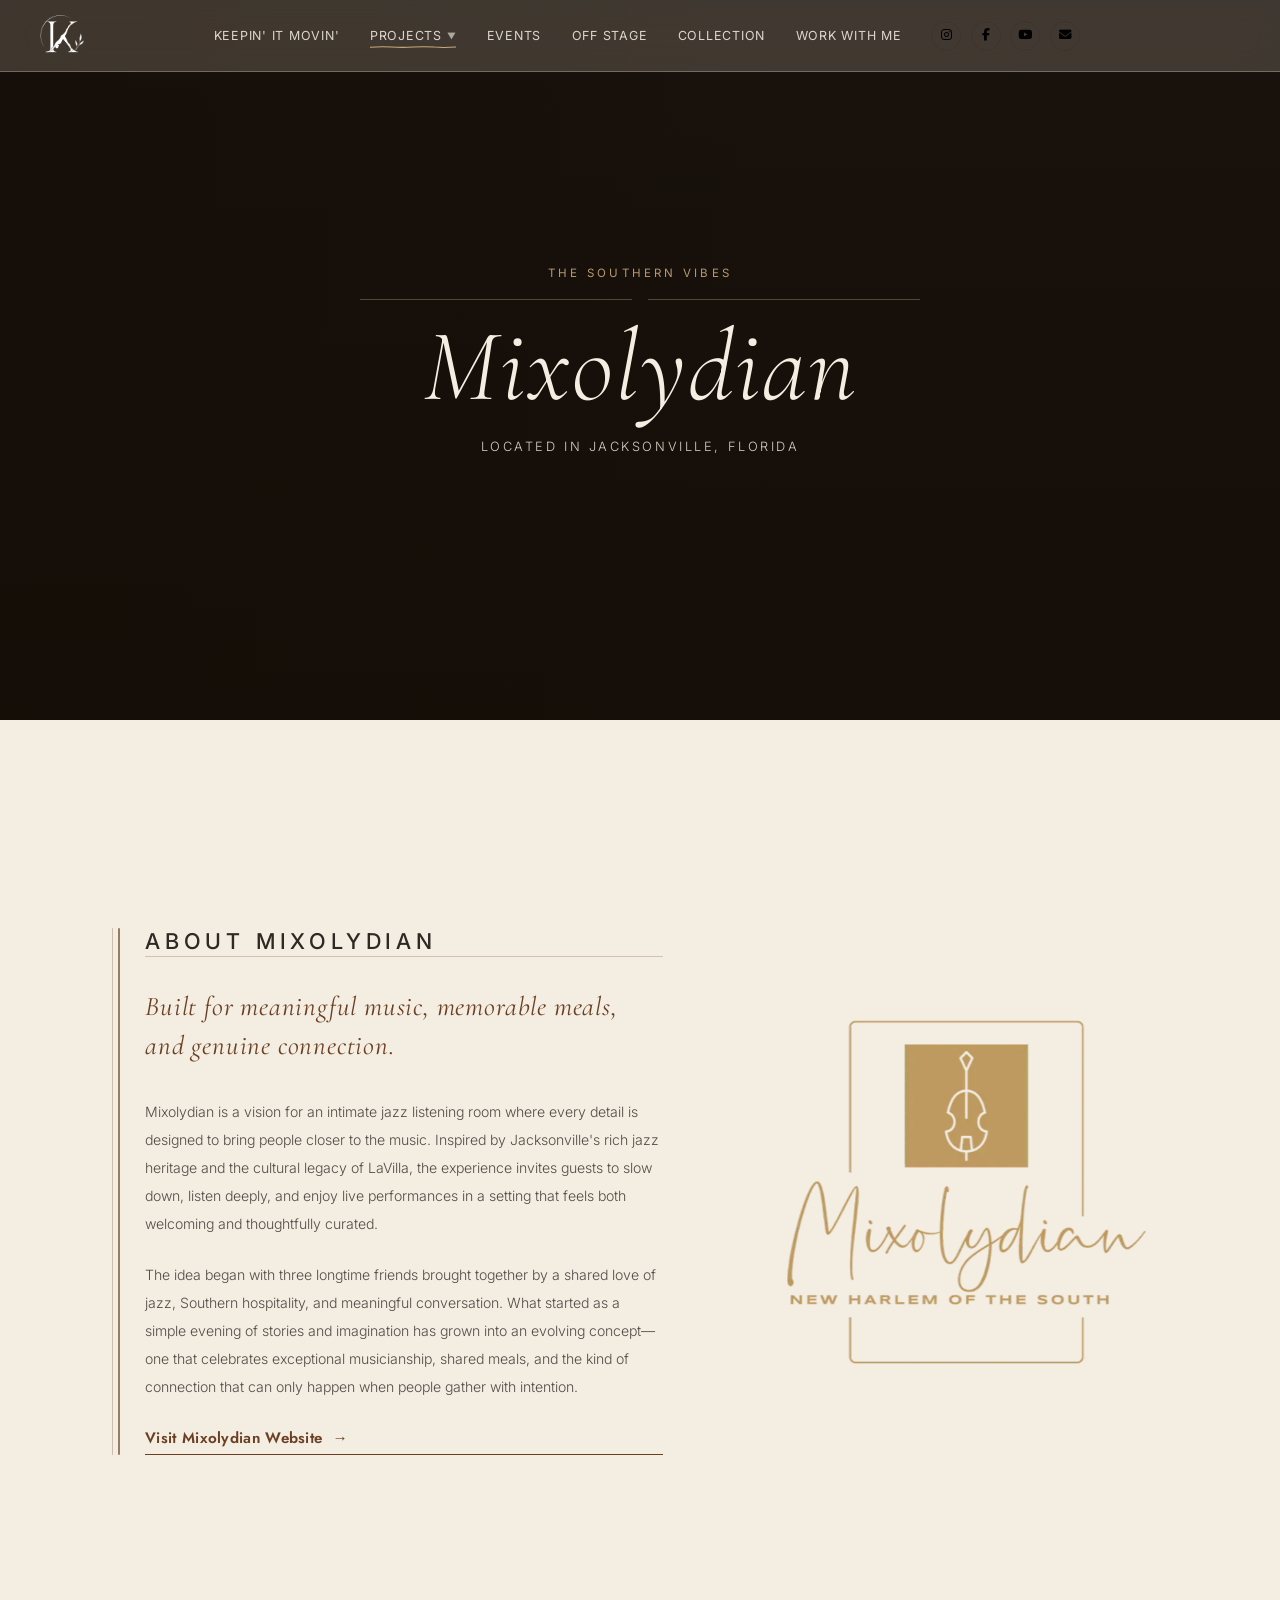
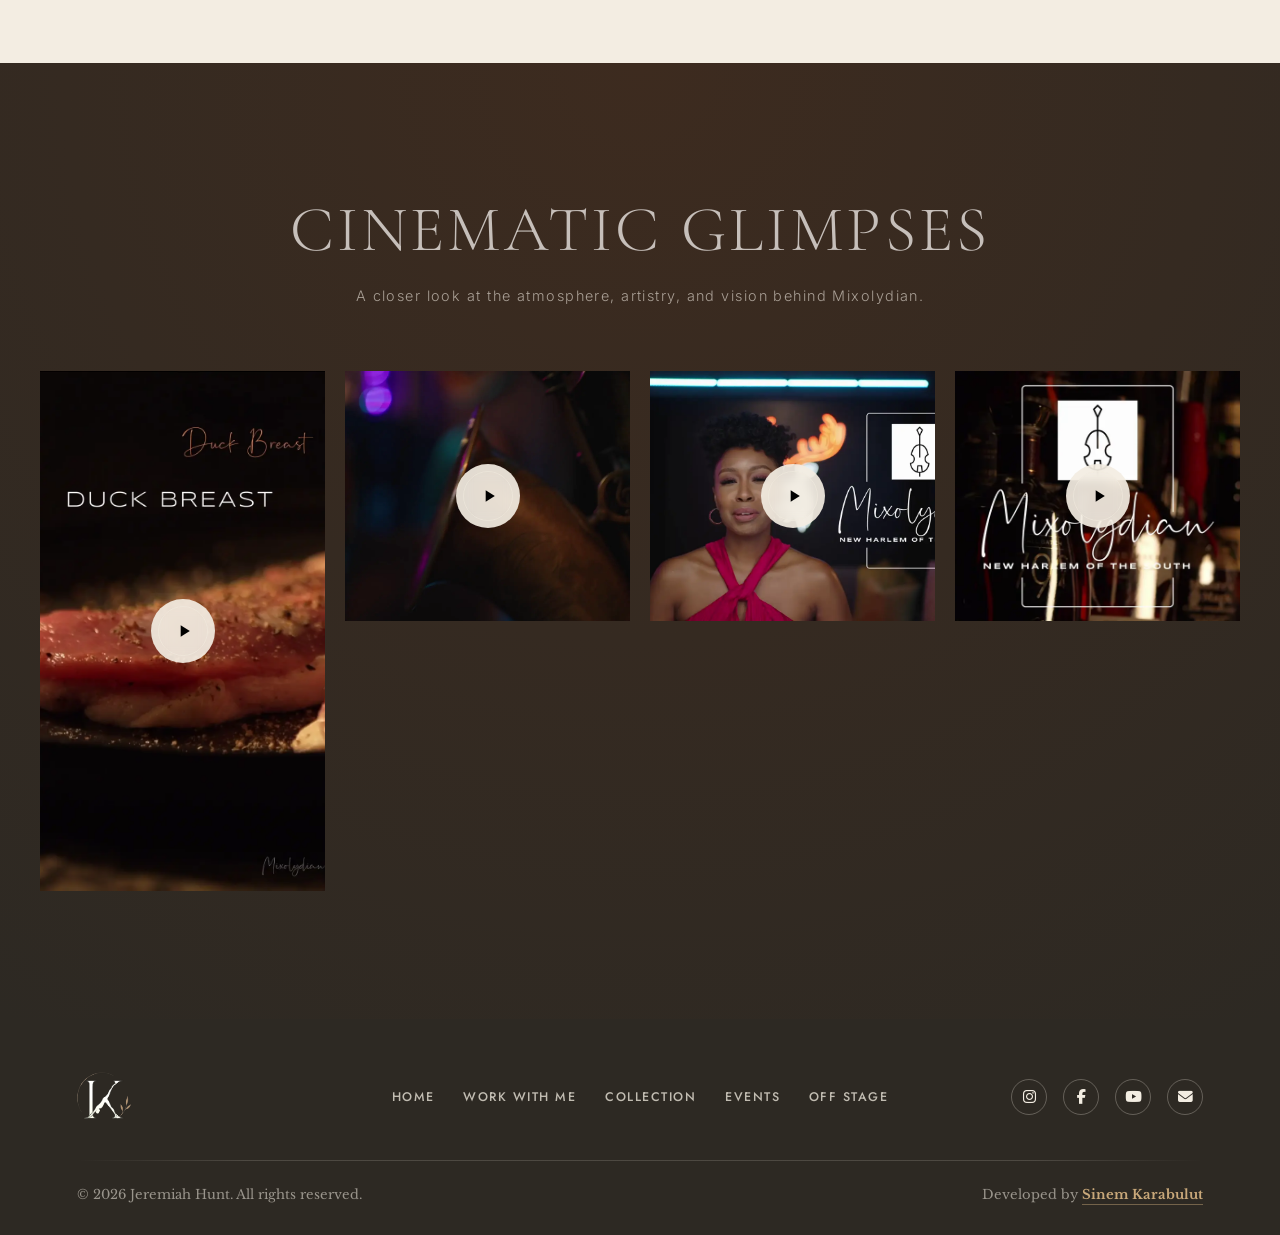
<file: mixolydian.html>
<!DOCTYPE html>
<html lang="en">

<head>
    <meta charset="UTF-8" />
    <meta name="viewport" content="width=device-width, initial-scale=1.0" />
    <title>Mixolydian/Projects</title>
    <link rel="preconnect" href="https://fonts.googleapis.com">
<link rel="preconnect" href="https://fonts.gstatic.com" crossorigin>

<link
  href="https://fonts.googleapis.com/css2?family=Cormorant+Garamond:ital,wght@0,300;0,400;0,500;0,600;1,300;1,400;1,500&family=Inter:wght@300;400;500&family=Jost:wght@400;500;600&family=Libre+Baskerville:ital,wght@0,400;0,700&display=swap"
  rel="stylesheet"
>
        <!-- Font Awesome — sosyal medya ikonları için -->
<link rel="stylesheet" href="https://cdnjs.cloudflare.com/ajax/libs/font-awesome/6.5.1/css/all.min.css" integrity="sha512-DTOQO9RWCH3ppGqcWaEA1BIZOC6xxalwEsw9c2QQeAIftl+Vegovlnee1c9QX4TctnWMn13TZye+giMm8e2LwA==" crossorigin="anonymous" referrerpolicy="no-referrer" />
    <link rel="stylesheet" href="style.min.css">
</head>
<link rel="icon" type="image/svg+xml" href="photos/K-Symbol-Transparent.svg">

<body>
  <!-- ── HEADER ── -->
  <header id="site-header">
    <div class="header-inner">

      <a href="index.html" class="logo">
        <img src="photos/K-Symbol-Transparent.svg" alt="Uzzi Logo" />
      </a>

      <button class="menu-toggle" id="menuToggle" type="button" aria-label="Open navigation menu"
        aria-controls="primaryNavigation" aria-expanded="false">
        <span class="menu-toggle-line menu-toggle-line-long"></span>
        <span class="menu-toggle-line menu-toggle-line-short"></span>
      </button>

            <nav id="primaryNavigation">
        <a href="index.html#about-section" class="nav-link keep-moving-link">Keepin' It Movin'</a>
        <div class="dropdown-wrap">
          <span class="nav-link" tabindex="0">
            Projects <span class="arrow">▼</span>
          </span>
          <div class="dropdown-menu">
            <a href="jeremiah.html">Jeremiah Hunt</a>
            <a href="kim.html">KIM</a>
            <a href="mixolydian.html">Mixolydian</a>
          </div>
        </div>
        <a href="events.html" class="nav-link">Events</a>
        <a href="offstage.html" class="nav-link">Off Stage</a>
        <a href="collection.html" class="nav-link">Collection</a>
        <a href="work-with-me.html" class="nav-link">Work With Me</a>

        <div class="header-social">
          <a href="https://www.instagram.com/_b_loops/" target="_blank" rel="noopener noreferrer" aria-label="Instagram">
            <i class="fa-brands fa-instagram"></i>
          </a>
          <a href="https://www.facebook.com/jhuntbassist" target="_blank" rel="noopener noreferrer" aria-label="Facebook">
            <i class="fa-brands fa-facebook-f"></i>
          </a>
          <a href="https://www.youtube.com/channel/UCzuVBGOGoLPFvimA3YbY9TA" target="_blank" rel="noopener noreferrer" aria-label="YouTube">
            <i class="fa-brands fa-youtube"></i>
          </a>
          <a href="https://mail.google.com/mail/?view=cm&fs=1&to=jhunt@jeremiahhunt.com" aria-label="Email">
            <i class="fa-solid fa-envelope"></i>
          </a>
        </div>
      </nav>

    </div>
  </header>

    <!-- ── MIXOLYDIAN BANNER ── -->
    <section class="page-banner">
        <video class="page-banner-video" src="photos/banner-mix-video.mp4" autoplay muted loop playsinline preload="metadata"></video>
        <div class="page-banner-overlay"></div>
        <div class="page-banner-content">
            <span class="page-banner-label">The Southern Vibes</span>
            <div class="page-banner-rule"></div>
            <h1 class="page-banner-title">Mixolydian</h1>
            <span class="page-banner-sub">
                Located in Jacksonville, Florida
            </span>
        </div>
    </section>

    <section class="about-section">
        <div class="about-inner">

            <!-- SOL -->
            <div class="about-left">
                <div class="section-line">
                    <span></span>
                    <span></span>
                </div>
                <div class="about-body">

                    <h2 class="about-title">About Mixolydian</h2>

                    <p class="about-subtitle">
                        Built for meaningful music, memorable meals, and genuine connection.
                    </p>

                    <p class="about-para">
                        Mixolydian is a vision for an intimate jazz listening room where every detail is designed to
                        bring people closer to the music. Inspired by Jacksonville's rich jazz heritage and the cultural
                        legacy of LaVilla, the experience invites guests to slow down, listen deeply, and enjoy live
                        performances in a setting that feels both welcoming and thoughtfully curated.
                    </p>

                    <p class="about-para">
                        The idea began with three longtime friends brought together by a shared love of jazz, Southern
                        hospitality, and meaningful conversation. What started as a simple evening of stories and
                        imagination has grown into an evolving concept—one that celebrates exceptional musicianship,
                        shared meals, and the kind of connection that can only happen when people gather with intention.
                    </p>

                     <a class="about-cta" href="https://mixolydianjax.com" target="_blank" rel="noopener noreferrer">
                        <span>Visit Mixolydian Website</span>
                        <span class="arrow">→</span>
                    </a>

                </div>
            </div>

            <!-- SAĞ — fotoğraf -->
            <div class="about-photo">
                <img src="photos/mix-logo.webp" alt="KIM Collective - The Band" />
            </div>

        </div>
    </section>


 <section class="glimpses-section">
    <div class="section-intro">
      <h2 class="section-title">Cinematic Glimpses</h2>
      <p class="section-subtitle">
        A closer look at the atmosphere, artistry, and vision behind Mixolydian.
      </p>
    </div>

    <!-- ── GRID ── -->
    <div class="glimpses-grid">
      <!-- 1: Vertical Video -->
      <div class="glimpses-item vertical" data-video="photos/mix-video1.mp4">
        <img src="photos/mix-video1.webp" alt="Cinematic Preview" loading="lazy"
  decoding="async" />
        <div class="play-overlay">
          <div class="play-icon">
            <svg viewBox="0 0 24 24"><path d="M8 5v14l11-7z"/></svg>
          </div>
        </div>
      </div>

      <!-- 2: Horizontal Video 1 -->
      <div class="glimpses-item horizontal" data-video="photos/mix-video2.mp4">
        <img src="photos/mix-video2.webp" alt="Cinematic Preview" loading="lazy"
  decoding="async" />
        <div class="play-overlay">
          <div class="play-icon">
            <svg viewBox="0 0 24 24"><path d="M8 5v14l11-7z"/></svg>
          </div>
        </div>
      </div>

      <!-- 3: Horizontal Video 2 -->
      <div class="glimpses-item horizontal" data-video="photos/mix-video3.mp4">
        <img src="photos/mix-video3.webp" alt="Cinematic Preview" loading="lazy"
  decoding="async" />
        <div class="play-overlay">
          <div class="play-icon">
            <svg viewBox="0 0 24 24"><path d="M8 5v14l11-7z"/></svg>
          </div>
        </div>
      </div>

      <!-- 4: Horizontal Video 3 -->
      <div class="glimpses-item horizontal" data-video="photos/mix-video4.mp4">
        <img src="photos/mix-video4.webp" alt="Cinematic Preview" loading="lazy"
  decoding="async" />
        <div class="play-overlay">
          <div class="play-icon">
            <svg viewBox="0 0 24 24"><path d="M8 5v14l11-7z"/></svg>
          </div>
        </div>
      </div>
    </div>
  </section>

  <!-- ── LIGHTBOX ── -->
  <div class="lightbox" id="videoLightbox">
    <span class="lightbox-close">×</span>
    <div class="lightbox-content" id="lightboxContent"></div>
  </div>



<footer class="site-footer">
  <div class="footer-inner">
 
    <div class="footer-top">
      <a href="index.html" class="footer-logo">
        <img src="photos/K-Symbol-White-Transparent.svg" alt="Jeremiah Hunt" loading="lazy"
  decoding="async" />
      </a>
 
      <nav class="footer-nav" aria-label="Footer navigation">
        <a href="index.html">Home</a>
        <a href="work-with-me.html">Work With Me</a>
        <a href="collection.html">Collection</a>
        <a href="events.html">Events</a>
        <a href="offstage.html">Off Stage</a>

      </nav>
 
      <div class="footer-social">
        <a href="https://www.instagram.com/_b_loops/" target="_blank" rel="noopener noreferrer" aria-label="Instagram">
          <i class="fa-brands fa-instagram"></i>
        </a>
                  <a href="https://www.facebook.com/jhuntbassist" target="_blank" rel="noopener noreferrer" aria-label="Facebook">
            <i class="fa-brands fa-facebook-f"></i>
          </a>
        <a href="https://www.youtube.com/channel/UCzuVBGOGoLPFvimA3YbY9TA" target="_blank" rel="noopener noreferrer" aria-label="YouTube">
          <i class="fa-brands fa-youtube"></i>
        </a>
        <a href="https://mail.google.com/mail/?view=cm&fs=1&to=jhunt@jeremiahhunt.com" aria-label="Email">
          <i class="fa-solid fa-envelope"></i>
        </a>
      </div>
    </div>
 
    <div class="footer-divider"></div>
 
    <div class="footer-bottom">
      <p class="footer-copy">© 2026 Jeremiah Hunt. All rights reserved.</p>
      <p class="footer-credit">Developed by <a class="dev-link" href="https://sinemlytrss.github.io/Sinem-portfolio/" target="_blank" rel="noopener noreferrer">Sinem Karabulut</a></p>
    </div>
 
  </div>
</footer>

  <script>
        // Header scroll state
    const header = document.getElementById('site-header');
    window.addEventListener('scroll', () => {
      header.classList.toggle('scrolled', window.scrollY > window.innerHeight * 0.08);
    }, { passive: true });

    // Dropdown JS
    const dropdowns = document.querySelectorAll('.dropdown-wrap');
    dropdowns.forEach(wrap => {
      let closeTimer = null;
      const open = () => {
        clearTimeout(closeTimer);
        dropdowns.forEach(d => { if (d !== wrap) d.classList.remove('open'); });
        wrap.classList.add('open');
      };
      const close = () => {
        closeTimer = setTimeout(() => wrap.classList.remove('open'), 120);
      };
      wrap.addEventListener('mouseenter', open);
      wrap.addEventListener('mouseleave', close);
      const menu = wrap.querySelector('.dropdown-menu');
      if (menu) {
        menu.addEventListener('mouseenter', () => clearTimeout(closeTimer));
        menu.addEventListener('mouseleave', close);
      }
    });
    document.addEventListener('click', e => {
      if (!e.target.closest('.dropdown-wrap'))
        dropdowns.forEach(d => d.classList.remove('open'));
    });

    // Mobile navigation
    const menuToggle = document.getElementById('menuToggle');
    const primaryNavigation = document.getElementById('primaryNavigation');
    const mobileBreakpoint = window.matchMedia('(max-width: 900px)');

    const setMobileMenu = (isOpen) => {
      header.classList.toggle('mobile-menu-open', isOpen);
      menuToggle.setAttribute('aria-expanded', String(isOpen));
      menuToggle.setAttribute('aria-label', isOpen ? 'Close navigation menu' : 'Open navigation menu');
    };

    menuToggle.addEventListener('click', () => {
      setMobileMenu(!header.classList.contains('mobile-menu-open'));
    });

    primaryNavigation.querySelectorAll('a').forEach(link => {
      link.addEventListener('click', () => setMobileMenu(false));
    });

    dropdowns.forEach(wrap => {
      const trigger = wrap.querySelector('.nav-link');
      trigger.addEventListener('click', () => {
        if (mobileBreakpoint.matches) {
          dropdowns.forEach(item => { if (item !== wrap) item.classList.remove('open'); });
          wrap.classList.toggle('open');
        }
      });
    });

    document.addEventListener('keydown', e => {
      if (e.key === 'Escape') setMobileMenu(false);
    });

    mobileBreakpoint.addEventListener('change', e => {
      if (!e.matches) setMobileMenu(false);
    });
  
    // ── ACTIVE NAVIGATION ──

const currentPage =
  window.location.pathname.split('/').pop() || 'index.html';

const navLinks = document.querySelectorAll(
  '#primaryNavigation a.nav-link'
);



// Normal sayfa linkleri
navLinks.forEach(link => {

  const href = link.getAttribute('href');

  if (!href) return;

  const [linkPath, linkHash] = href.split('#');

  // Keepin' It Movin' gibi anchor linklerini burada atlıyoruz
  if (linkHash) {
    link.classList.remove('active');
    return;
  }

  const linkPage =
    linkPath.split('/').pop() || 'index.html';

  link.classList.toggle(
    'active',
    linkPage === currentPage
  );
});


// ── ACTIVE PROJECTS DROPDOWN ──

const projectPages = [
  'jeremiah.html',
  'kim.html',
  'mixolydian.html'
];

const projectsWrap =
  document.querySelector('.dropdown-wrap');

if (
  projectsWrap &&
  projectPages.includes(currentPage)
) {
  const projectsTrigger =
    projectsWrap.querySelector('.nav-link');

  projectsTrigger.classList.add('active');
}


    const glimpsesItems = document.querySelectorAll('.glimpses-item');
    const lightbox = document.getElementById('videoLightbox');
    const lightboxContent = document.getElementById('lightboxContent');
    const closeBtn = document.querySelector('.lightbox-close');

    glimpsesItems.forEach(item => {
      item.addEventListener('click', () => {
        const videoSrc = item.getAttribute('data-video');

        lightboxContent.innerHTML = `
          <video src="${videoSrc}" autoplay controls playsinline></video>
        `;

        lightbox.classList.add('active');
        document.body.style.overflow = 'hidden';
      });
    });

    const closeLightbox = () => {
      lightbox.classList.remove('active');
      lightboxContent.innerHTML = '';
      document.body.style.overflow = 'auto';
    };

    closeBtn.addEventListener('click', closeLightbox);
    lightbox.addEventListener('click', (e) => {
      if (e.target === lightbox) closeLightbox();
    });

    // ESC to close
    document.addEventListener('keydown', (e) => {
      if (e.key === 'Escape') closeLightbox();
    });

  </script>

</body>

</html>
</file>
<file: style.min.css>
*,*::before,*::after{box-sizing:border-box;margin:0;padding:0}html{scroll-behavior:smooth}body{font-family:'Inter',sans-serif;background:#1a1410;min-height:200vh}:root{--cream:#F3EDE2;--warm:#EDE3D4;--brown:#6B3F22;--amber:#C9A87A;--ocean:#304F59;--sage:#71805B;--dark:#2D2923;--muted:#8A7A6A;--glass-bg:rgba(243,237,226,0.18);--glass-border:rgba(243,237,226,0.28);--header-h:72px;--max-w:1280px;--section-px:7rem;--section-py:9rem}.uzazi-intro-overlay{position:fixed;inset:0;z-index:10000;display:none;align-items:center;justify-content:center;padding:1.5rem;background:rgba(20,12,5,0.72);-webkit-backdrop-filter:blur(6px);backdrop-filter:blur(6px);opacity:0;transition:opacity 0.45s ease}@supports not (backdrop-filter:blur(1px)){.uzazi-intro-overlay{background:rgba(20,12,5,0.9)}}.uzazi-intro-overlay.active{display:flex}.uzazi-intro-overlay.show{opacity:1}.uzazi-intro-card{position:relative;width:100%;max-width:480px;max-height:92vh;overflow-y:auto;padding:2.6rem 2.4rem 2.2rem;border-radius:20px;background:radial-gradient(circle at 88% 8%,rgba(201,168,122,0.16),transparent 18rem),linear-gradient(150deg,#f8f3ea 0%,var(--cream) 55%,#ecdfc9 100%);box-shadow:0 40px 90px rgba(0,0,0,0.45);text-align:center;transform:translateY(24px) scale(0.97);transition:transform 0.45s cubic-bezier(0.22,1,0.36,1)}.uzazi-intro-overlay.show .uzazi-intro-card{transform:translateY(0) scale(1)}.uzazi-intro-close{position:absolute;top:14px;right:14px;width:34px;height:34px;display:flex;align-items:center;justify-content:center;border-radius:50%;border:1px solid rgba(45,41,35,0.18);background:rgba(255,255,255,0.6);color:var(--dark);font-size:1.05rem;line-height:1;cursor:pointer;-webkit-appearance:none;appearance:none;transition:background 0.2s ease,border-color 0.2s ease,transform 0.2s ease}.uzazi-intro-close:hover{background:var(--brown);border-color:var(--brown);color:var(--cream);transform:rotate(90deg)}.uzazi-intro-eyebrow{font-family:'Jost',sans-serif;font-size:0.66rem;font-weight:600;letter-spacing:0.24em;text-transform:uppercase;color:var(--brown);margin:0 0 1.2rem}.uzazi-intro-cover{width:168px;margin:0 auto 1.4rem;border-radius:14px;overflow:hidden;border:1px solid rgba(107,63,34,0.2);box-shadow:0 18px 40px rgba(45,41,35,0.22)}.uzazi-intro-cover img{display:block;width:100%;aspect-ratio:1 / 1;object-fit:cover}@supports not (aspect-ratio:1 / 1){.uzazi-intro-cover img{height:168px}}.uzazi-intro-title{font-family:'Cormorant Garamond',serif;font-weight:300;font-size:clamp(2.4rem,8vw,3rem);letter-spacing:-0.02em;color:var(--dark);margin:0;line-height:1}.uzazi-intro-release{margin:0.7rem 0 1.6rem;font-family:'Jost',sans-serif;font-size:0.72rem;font-weight:500;letter-spacing:0.2em;text-transform:uppercase;color:var(--muted)}.uzazi-intro-countdown{display:grid;grid-template-columns:repeat(4,1fr);gap:10px;margin:0 auto 1.8rem;max-width:360px}.uzazi-countdown-unit{padding:0.7rem 0.3rem;border-radius:10px;background:rgba(255,255,255,0.55);border:1px solid rgba(107,63,34,0.16)}.uzazi-countdown-num{display:block;font-family:'Cormorant Garamond',serif;font-weight:500;font-size:1.9rem;line-height:1;color:var(--brown);font-variant-numeric:tabular-nums}.uzazi-countdown-label{display:block;margin-top:4px;font-family:'Jost',sans-serif;font-size:0.58rem;font-weight:600;letter-spacing:0.14em;text-transform:uppercase;color:var(--muted)}.uzazi-intro-available{display:none;margin:0 auto 1.8rem;padding:0.9rem 1.2rem;max-width:320px;border-radius:999px;background:rgba(113,128,91,0.14);border:1px solid rgba(113,128,91,0.35);color:var(--sage);font-family:'Jost',sans-serif;font-size:0.78rem;font-weight:600;letter-spacing:0.16em;text-transform:uppercase}.uzazi-intro-overlay.available .uzazi-intro-countdown{display:none}.uzazi-intro-overlay.available .uzazi-intro-available{display:block}.uzazi-intro-actions{display:flex;flex-wrap:wrap;justify-content:center;gap:0.7rem}.uzazi-intro-actions > * + *{margin-left:0.7rem}@supports (gap:0.7rem){.uzazi-intro-actions > * + *{margin-left:0}}.uzazi-intro-btn{padding:0.85rem 1.4rem;border-radius:999px;font-family:'Jost',sans-serif;font-size:0.7rem;font-weight:600;letter-spacing:0.12em;text-transform:uppercase;text-decoration:none;cursor:pointer;-webkit-appearance:none;appearance:none;transition:transform 0.2s ease,box-shadow 0.2s ease,background 0.2s ease}.uzazi-intro-btn.primary{border:1px solid var(--brown);background:linear-gradient(135deg,#7b4a2a,var(--brown));color:var(--cream);box-shadow:0 10px 22px rgba(107,63,34,0.28)}.uzazi-intro-btn.primary:hover{transform:translateY(-2px);background:linear-gradient(135deg,var(--ocean),#416772);box-shadow:0 14px 28px rgba(48,79,89,0.3)}.uzazi-intro-btn.secondary{border:1px solid rgba(45,41,35,0.25);background:rgba(255,255,255,0.5);color:var(--dark)}.uzazi-intro-btn.secondary:hover{border-color:var(--brown);transform:translateY(-2px)}@media (prefers-reduced-motion:reduce){.uzazi-intro-overlay,.uzazi-intro-card,.uzazi-intro-close,.uzazi-intro-btn{transition:none}.uzazi-intro-close:hover{transform:none}.uzazi-intro-btn:hover{transform:none}}@media (max-width:480px){.uzazi-intro-card{padding:2.2rem 1.5rem 1.8rem;border-radius:16px}.uzazi-intro-cover{width:132px}.uzazi-intro-title{font-size:2.1rem}.uzazi-intro-countdown{gap:7px}.uzazi-countdown-num{font-size:1.5rem}.uzazi-countdown-label{font-size:0.52rem}.uzazi-intro-actions{flex-direction:column;align-items:stretch}.uzazi-intro-actions > * + *{margin-left:0}.uzazi-intro-btn{text-align:center}}@media (max-width:360px){.uzazi-intro-countdown{grid-template-columns:repeat(4,1fr);gap:5px}.uzazi-countdown-num{font-size:1.25rem}}.page-banner{position:relative;width:100%;height:80vh;min-height:480px;overflow:hidden}.page-banner-video{position:absolute;inset:0;width:100%;height:100%;object-fit:cover;object-position:center center;display:block}.page-banner-img{position:absolute;inset:0;width:100%;height:100%;object-fit:cover;object-position:center 30%;display:block}.page-banner-overlay{position:absolute;inset:0;background:linear-gradient(to bottom,rgba(20,12,5,0.35) 0%,rgba(20,12,5,0.55) 60%,rgba(20,12,5,0.80) 100%),linear-gradient(to right,rgba(20,12,5,0.45) 0%,transparent 60%)}.page-banner-content{position:absolute;inset:0;display:flex;flex-direction:column;align-items:center;justify-content:center;text-align:center;padding:2rem;gap:1.2rem}.page-banner-label{font-family:'Inter',sans-serif;font-size:0.72rem;font-weight:400;letter-spacing:0.28em;text-transform:uppercase;color:var(--amber);opacity:0.9}.page-banner-rule{display:flex;align-items:center;gap:1rem;width:100%;max-width:560px;justify-content:center}.page-banner-rule::before,.page-banner-rule::after{content:'';flex:1;height:1px;background:rgba(201,168,122,0.35)}.page-banner-title{font-family:'Cormorant Garamond',serif;font-weight:300;font-style:italic;font-size:clamp(3.2rem,8vw,7.5rem);line-height:0.92;letter-spacing:0.02em;color:var(--cream)}.page-banner-sub{font-family:'Inter',sans-serif;font-size:clamp(0.72rem,1vw,0.82rem);font-weight:300;letter-spacing:0.2em;text-transform:uppercase;color:rgba(243,237,226,0.854);margin-top:0.4rem}.page-banner{height:80vh;height:80svh}@supports (height:80dvh){.page-banner{height:80dvh}}.page-banner-content{padding-left:calc(2rem + env(safe-area-inset-left,0px));padding-right:calc(2rem + env(safe-area-inset-right,0px));padding-top:calc(2rem + env(safe-area-inset-top,0px))}.page-banner-rule > * + *{margin-left:1rem}@supports (gap:1rem){.page-banner-rule > * + *{margin-left:0}}@media (max-width:1024px){.page-banner{min-height:440px}.page-banner-title{font-size:clamp(2.8rem,8vw,6rem)}}@media (max-width:768px){.page-banner{height:60vh;height:60svh;min-height:400px}@supports (height:60dvh){.page-banner{height:60dvh}}.page-banner-content{gap:1rem;padding:1.6rem}.page-banner-title{font-size:clamp(2.4rem,10vw,4.2rem);line-height:0.95}.page-banner-rule{max-width:420px}}@media (max-width:480px){.page-banner{height:52vh;height:52svh;min-height:360px}@supports (height:52dvh){.page-banner{height:52dvh}}.page-banner-label{font-size:0.66rem;letter-spacing:0.22em}.page-banner-title{font-size:clamp(2rem,12vw,3rem)}.page-banner-rule{max-width:260px;gap:0.7rem}.page-banner-sub{font-size:0.68rem;letter-spacing:0.16em}}@media (max-width:360px){.page-banner{min-height:320px}.page-banner-title{font-size:clamp(1.8rem,13vw,2.6rem)}.page-banner-content{padding:1.3rem;gap:0.8rem}}@media (max-height:480px) and (orientation:landscape){.page-banner{height:auto;min-height:100svh;padding:2rem 0}.page-banner-content{position:relative;padding:1.5rem;gap:0.7rem}.page-banner-title{font-size:clamp(1.8rem,6vw,3rem)}.page-banner-rule{max-width:320px}}@media (min-width:1600px){.page-banner-title{font-size:clamp(6rem,7vw,8.5rem)}}.about-section{background:var(--cream);padding:13rem 0}.about-inner{max-width:1280px;margin:0 auto;padding:0 7rem;display:grid;grid-template-columns:1.35fr 1fr;gap:6rem;align-items:center}.about-left{display:flex;gap:1.6rem;align-items:stretch}.about-body{display:flex;flex-direction:column;gap:0}.about-title{font-family:'Inter',sans-serif;font-size:clamp(1rem,1.7vw,1.6rem);font-weight:500;letter-spacing:0.22em;text-transform:uppercase;color:var(--dark);margin-bottom:0.5rem;position:relative;display:inline-block}.about-title::after{content:'';position:absolute;bottom:-3px;left:0;width:100%;height:1px;background:rgba(107,63,34,0.25)}.about-subtitle{font-family:'Cormorant Garamond',serif;font-size:clamp(1.2rem,2.1vw,1.9rem);font-weight:400;font-style:italic;color:var(--brown);letter-spacing:0.03em;line-height:1.45;margin-top:1.6rem;margin-bottom:2rem}.about-para{font-family:'Inter',sans-serif;font-size:clamp(0.88rem,1vw,0.98rem);font-weight:300;line-height:2;color:rgba(45,41,35,0.819);margin-bottom:1.4rem}.about-para:last-of-type{margin-bottom:0}.about-photo{position:relative;width:100%;aspect-ratio:4 / 5;overflow:hidden}.about-photo img{width:100%;height:100%;object-fit:cover;object-position:center top;display:block}.section-line{display:flex;gap:5px;flex-shrink:0;align-self:stretch}.section-line span{display:block;border-radius:1px;background:var(--brown)}.section-line span:first-child{width:1px;opacity:0.28}.section-line span:last-child{width:1.5px;opacity:0.65}header{position:fixed;top:0;left:0;right:0;z-index:100;height:var(--header-h);transition:background 0.45s ease,backdrop-filter 0.45s ease,border-color 0.45s ease,box-shadow 0.45s ease;background:var(--glass-bg);backdrop-filter:blur(14px) saturate(1.4);-webkit-backdrop-filter:blur(14px) saturate(1.4);border-bottom:1px solid var(--glass-border)}header.scrolled{background:var(--cream);backdrop-filter:none;-webkit-backdrop-filter:none;border-bottom:1px solid rgba(107,63,34,0.18);box-shadow:0 2px 24px rgba(45,41,35,0.07)}.header-inner{max-width:1280px;margin:0 auto;padding:0 2.5rem;height:100%;display:flex;align-items:center;justify-content:space-between}.menu-toggle{display:none}.logo{display:flex;align-items:center;text-decoration:none;flex-shrink:0}.logo img{height:44px;width:auto;transition:filter 0.45s ease;filter:brightness(0) invert(1)}header.scrolled .logo img{filter:brightness(0) invert(0)}.header-social{display:flex;align-items:center;gap:0.6rem;margin-left:0.8rem}.header-social > * + *{margin-left:0.8rem}@supports (gap:0.6rem){.header-social > * + *{margin-left:0}}.header-social a{display:flex;align-items:center;justify-content:center;width:30px;height:30px;border-radius:50%;border:1px solid rgba(45,41,35,0.2);color:inherit;font-size:0.78rem;transition:background 0.25s ease,border-color 0.25s ease,color 0.25s ease,transform 0.2s ease}.header-social a:hover,.header-social a:focus-visible{background:var(--brown);border-color:var(--brown);color:var(--cream);transform:translateY(-2px)}.header-social a:focus-visible{outline:2px solid var(--amber);outline-offset:2px}@media (prefers-reduced-motion:reduce){.header-social a{transition:none}.header-social a:hover{transform:none}}@media (max-width:900px){.header-social{margin:1.2rem 0 0;padding-top:1.2rem;border-top:1px solid rgba(45,41,35,0.12);justify-content:center}.header-social a{width:36px;height:36px;font-size:0.85rem}}@media (max-width:900px){#site-header .header-inner{padding:0 1.35rem}#site-header .menu-toggle{position:relative;z-index:2;display:grid;justify-items:end;align-content:center;gap:0.42rem;width:3rem;height:3rem;padding:0;border:0;background:transparent;color:var(--cream);cursor:pointer;-webkit-tap-highlight-color:transparent}#site-header .menu-toggle-line{display:block;height:1.5px;border-radius:999px;background:currentColor;transition:width 320ms cubic-bezier(0.22,1,0.36,1),opacity 220ms ease}#site-header .menu-toggle-line-long{width:2rem}#site-header .menu-toggle-line-short{width:1.1rem}#site-header .menu-toggle[aria-expanded="true"] .menu-toggle-line-short{width:2rem}#site-header.scrolled .menu-toggle,#site-header.mobile-menu-open .menu-toggle{color:var(--dark)}#site-header.mobile-menu-open{background:var(--cream);border-bottom-color:rgba(107,63,34,0.18);box-shadow:0 2px 24px rgba(45,41,35,0.07);backdrop-filter:none;-webkit-backdrop-filter:none}#site-header.mobile-menu-open .logo img{filter:brightness(0) invert(0)}#site-header #primaryNavigation{position:fixed;z-index:1;top:calc(var(--header-h) + 0.75rem);right:1rem;left:1rem;display:flex;flex-direction:column;align-items:stretch;gap:0.15rem;max-width:none;padding:0.8rem;border:1px solid rgba(107,63,34,0.16);border-radius:1.15rem;background:rgba(243,237,226,0.97);box-shadow:0 20px 50px rgba(45,41,35,0.18);backdrop-filter:blur(18px);-webkit-backdrop-filter:blur(18px);opacity:0;pointer-events:none;transform:translateY(-0.8rem) scale(0.98);transform-origin:top right;transition:opacity 240ms ease,transform 360ms cubic-bezier(0.22,1,0.36,1)}#site-header.mobile-menu-open #primaryNavigation{opacity:1;pointer-events:auto;transform:translateY(0) scale(1)}#site-header #primaryNavigation > .nav-link,#site-header #primaryNavigation .dropdown-wrap > .nav-link{justify-content:space-between;width:100%;padding:0.9rem 0.85rem;color:var(--dark);font-size:0.76rem;letter-spacing:0.12em}#site-header #primaryNavigation .nav-link::after{display:none}#site-header #primaryNavigation .keep-moving-link::before,#site-header #primaryNavigation .keep-moving-link::after{content:none;display:none}#site-header #primaryNavigation .nav-link:hover{color:var(--brown);background:rgba(201,168,122,0.13)}#site-header #primaryNavigation .dropdown-wrap{width:100%}#site-header #primaryNavigation .dropdown-menu{position:static;display:block;width:100%;min-width:0;max-height:0;margin:0;padding:0 0.85rem;border:0;border-radius:0;background:transparent;box-shadow:none;opacity:1;pointer-events:none;transform:none;overflow:hidden;transition:max-height 260ms ease,padding 260ms ease}#site-header #primaryNavigation .dropdown-menu::before{display:none}#site-header #primaryNavigation .dropdown-menu a{min-height:0;overflow:hidden;padding:0;color:var(--brown);font-size:0.72rem;letter-spacing:0.08em;transition:padding 260ms ease}#site-header #primaryNavigation .dropdown-wrap.open .dropdown-menu{max-height:12rem;padding:0.15rem 0.85rem 0.55rem;pointer-events:auto}#site-header #primaryNavigation .dropdown-wrap.open .dropdown-menu a{padding:0.48rem 0}#site-header #primaryNavigation .dropdown-wrap.open .arrow{transform:rotate(180deg)}}@media (max-width:380px){#site-header .header-inner{padding:0 1rem}#site-header .logo img{height:39px}#site-header #primaryNavigation{right:0.65rem;left:0.65rem}}#primaryNavigation{display:flex;align-items:center;gap:0.2rem;position:absolute;left:50%;transform:translateX(-50%)}.nav-link{position:relative;display:inline-flex;align-items:center;gap:0.3rem;padding:0.45rem 0.85rem;font-family:'Inter',sans-serif;font-size:0.78rem;font-weight:400;letter-spacing:0.06em;text-transform:uppercase;text-decoration:none;color:rgba(243,237,226,0.88);transition:color 0.3s ease;cursor:pointer;white-space:nowrap}header.scrolled .nav-link{color:var(--dark)}.nav-link::after{content:'';position:absolute;bottom:2px;left:0.85rem;width:calc(100% - 1.7rem);height:2px;background:url("data:image/svg+xml,%3Csvg xmlns='http://www.w3.org/2000/svg' viewBox='0 0 80 4' preserveAspectRatio='none'%3E%3Cpath d='M0 2.5 Q10 0.5 20 2 Q30 3.5 40 2 Q50 0.5 60 2.2 Q70 3.5 80 1.8' stroke='%236B3F22' stroke-width='2' fill='none' stroke-linecap='round'/%3E%3C/svg%3E") center/100% 100% no-repeat;transform:scaleX(0);transform-origin:left center;transition:transform 0.55s cubic-bezier(0.25,0.46,0.45,0.94)}header:not(.scrolled) .nav-link::after{background:url("data:image/svg+xml,%3Csvg xmlns='http://www.w3.org/2000/svg' viewBox='0 0 80 4' preserveAspectRatio='none'%3E%3Cpath d='M0 2.5 Q10 0.5 20 2 Q30 3.5 40 2 Q50 0.5 60 2.2 Q70 3.5 80 1.8' stroke='%23C9A87A' stroke-width='2' fill='none' stroke-linecap='round'/%3E%3C/svg%3E") center/100% 100% no-repeat}.nav-link:hover::after,.nav-link.active::after{transform:scaleX(1)}.nav-link:hover{color:rgba(255,255,255,1)}header.scrolled .nav-link:hover{color:var(--brown)}.nav-link .arrow{font-size:0.55rem;opacity:0.7;transition:transform 0.25s ease}.dropdown-wrap{position:relative}.dropdown-wrap.open .dropdown-menu{opacity:1;pointer-events:all;transform:translateX(-50%) translateY(0)}.dropdown-wrap.open .nav-link .arrow{transform:rotate(180deg)}.dropdown-menu{position:absolute;top:calc(100% + 12px);left:50%;transform:translateX(-50%) translateY(-8px);min-width:200px;background:#F7F2EA;border-top:2px solid var(--brown);box-shadow:0 16px 48px rgba(45,41,35,0.13),0 2px 8px rgba(45,41,35,0.06);overflow:hidden;opacity:0;pointer-events:none;transition:opacity 0.3s ease,transform 0.3s ease}.dropdown-menu::before{content:'';position:absolute;top:-7px;left:50%;transform:translateX(-50%);width:12px;height:6px;background:var(--brown);clip-path:polygon(50% 0%,0% 100%,100% 100%)}.dropdown-menu a{display:block;padding:0.9rem 1.6rem;font-family:'Cormorant Garamond',serif;font-size:1rem;font-weight:400;font-style:italic;letter-spacing:0.04em;text-decoration:none;color:var(--dark);transition:color 0.25s ease,padding-left 0.25s ease;border-bottom:1px solid rgba(107,63,34,0.08)}.dropdown-menu a:last-child{border-bottom:none}.dropdown-menu a:hover{color:var(--brown);padding-left:2rem}.hero{position:relative;width:100%;height:100vh;height:100svh;min-height:600px;overflow:hidden;background:#1a1410}@supports (height:100dvh){.hero{height:100dvh}}@supports (gap:1rem){.hero-buttons > * + *{margin-left:0}}.hero-video{position:absolute;inset:0;width:100%;height:100%;object-fit:cover;object-position:center}.hero-overlay{position:absolute;inset:0;background:linear-gradient(105deg,rgba(25,14,5,0.78) 0%,rgba(40,24,10,0.58) 38%,rgba(55,36,16,0.28) 65%,rgba(70,48,22,0.10) 100%),linear-gradient(to top,rgba(15,9,3,0.60) 0%,transparent 45%);pointer-events:none}.hero-content{position:absolute;top:0;bottom:0;right:4%;padding-left:env(safe-area-inset-left,0px);padding-right:env(safe-area-inset-right,0px);padding-top:var(--header-h);display:flex;flex-direction:column;justify-content:center;text-align:right;align-items:end;gap:0;max-width:55%}.scroll-hint{bottom:calc(2.2rem + env(safe-area-inset-bottom,0px))}.hero-heading{font-family:"Libre Caslon Display",serif;font-weight:300;font-style:italic;font-size:clamp(3.6rem,7.5vw,7rem);line-height:0.90;letter-spacing:-0.01em;color:var(--cream);margin-bottom:2rem}.hero-taglines{display:flex;flex-direction:column;gap:0;margin-bottom:2.5rem}.hero-tagline{font-family:"Cormorant Garamond",serif;font-weight:400;font-style:italic;font-size:clamp(1rem,1.7vw,1.40rem);letter-spacing:0.05em;color:rgba(243,237,226,0.68);line-height:1.2}.hero-buttons{display:flex;align-items:center;gap:1rem;flex-wrap:wrap}.hero-buttons > * + *{margin-left:1rem}.btn-primary{display:inline-flex;align-items:center;padding:0.88rem 2.1rem;background:var(--brown);color:var(--cream);font-family:'Inter',sans-serif;font-size:0.7rem;font-weight:400;letter-spacing:0.13em;text-transform:uppercase;text-decoration:none;border:1px solid transparent;cursor:pointer;transition:background 0.3s ease,transform 0.2s ease}.btn-primary:hover{background:#5a3318;transform:translateY(-1px)}.btn-secondary{display:inline-flex;align-items:center;padding:0.88rem 2.1rem;background:transparent;color:var(--cream);font-family:'Inter',sans-serif;font-size:0.7rem;font-weight:400;letter-spacing:0.13em;text-transform:uppercase;text-decoration:none;border:1px solid rgba(243,237,226,0.45);cursor:pointer;transition:background 0.3s ease,transform 0.2s ease}.btn-secondary:hover{background:rgba(243,237,226,0.12);transform:translateY(-1px)}.scroll-hint{position:absolute;bottom:2.2rem;left:50%;transform:translateX(-50%);display:flex;flex-direction:column;align-items:center;gap:0.4rem;color:rgba(243,237,226,0.45);font-size:0.58rem;letter-spacing:0.18em;text-transform:uppercase;font-family:'Inter',sans-serif;animation:fadeFloat 2.8s ease-in-out infinite}.scroll-hint svg{width:16px;height:16px;opacity:0.55}@keyframes fadeFloat{0%,100%{opacity:0.45;transform:translateX(-50%) translateY(0)}50%{opacity:0.85;transform:translateX(-50%) translateY(6px)}}@media (max-width:1024px){.hero-content{max-width:65%;left:6%}.hero-heading{font-size:clamp(3rem,8vw,5.6rem)}}@media (max-width:768px){.hero{min-height:560px}.hero-content{left:0;right:0;max-width:100%;padding-left:6%;padding-right:6%;align-items:center;text-align:center}.hero-heading{font-size:clamp(2.6rem,11vw,4.2rem);margin-bottom:1.4rem}.hero-taglines{align-items:center;margin-bottom:1.8rem}.hero-tagline{font-size:clamp(0.95rem,3.6vw,1.15rem)}.hero-buttons{justify-content:center;width:100%}.scroll-hint{font-size:0.52rem}}@media (max-width:480px){.hero{min-height:520px}.hero-heading{font-size:clamp(2.2rem,13vw,3.2rem);line-height:0.95;margin-bottom:1.1rem}.hero-tagline{font-size:0.92rem;letter-spacing:0.03em}.hero-buttons{flex-direction:column;align-items:stretch;gap:0.7rem;width:100%;max-width:320px}.hero-buttons > * + *{margin-left:0}.btn-primary,.btn-secondary{justify-content:center;padding:0.85rem 1.5rem;font-size:0.68rem}.scroll-hint{bottom:calc(1.3rem + env(safe-area-inset-bottom,0px))}}@media (max-width:360px){.hero-heading{font-size:clamp(1.9rem,13vw,2.6rem)}.hero-tagline{font-size:0.84rem}.hero-content{padding-left:5%;padding-right:5%}.btn-primary,.btn-secondary{font-size:0.64rem;padding:0.75rem 1.2rem}.scroll-hint{display:none}}@media (max-height:480px) and (orientation:landscape){.hero{height:auto;min-height:100svh;padding:2.5rem 0}.hero-content{position:relative;padding-top:0;justify-content:center}.hero-heading{font-size:clamp(1.8rem,6vw,2.6rem);margin-bottom:0.8rem}.hero-taglines{margin-bottom:1.2rem}.scroll-hint{display:none}}@media (min-width:1600px){.hero-content{max-width:50%}.hero-heading{font-size:clamp(6rem,6vw,8rem)}}@media (hover:hover) and (pointer:fine){.btn-primary:hover{background:#5a3318;transform:translateY(-1px)}.btn-secondary:hover{background:rgba(243,237,226,0.12);transform:translateY(-1px)}}.homepage-uzazi{background:#e8dac8;box-shadow:0 15px 30px;padding:3.4rem 6%;text-align:center}.homepage-uzazi-inner{max-width:640px;margin:0 auto}.homepage-uzazi-label{display:block;font-family:'Jost',sans-serif;font-size:0.8rem;font-weight:500;letter-spacing:0.24em;text-transform:uppercase;color:var(--brown);margin-bottom:0.30rem}.homepage-uzazi-title{font-family:'Cormorant Garamond',serif;font-weight:500;font-size:clamp(3rem,7vw,5rem);letter-spacing:0.03em;color:var(--dark);margin:0;line-height:1}.homepage-uzazi-sub{font-family:'Libre Baskerville',serif;font-style:italic;font-size:1.05rem;color:var(--muted);margin:0.3rem 0}.homepage-uzazi-cover{max-width:420px;margin:0.7rem auto;border-radius:6px;overflow:hidden;box-shadow:0 22px 48px rgba(45,41,35,0.16)}.homepage-uzazi-cover img{display:block;width:100%;height:auto}.homepage-uzazi-cta{display:inline-flex;align-items:center;gap:8px;margin-top:2.2rem;font-family:'Jost',sans-serif;font-weight:600;font-size:0.95rem;letter-spacing:0.02em;color:var(--brown);text-decoration:none;padding-bottom:4px;border-bottom:1px solid var(--brown);transition:gap 0.2s ease,color 0.2s ease,border-color 0.2s ease}.homepage-uzazi-cta:hover{gap:14px;color:var(--ocean);border-color:var(--ocean)}.homepage-uzazi-links{display:flex;justify-content:center;gap:1.8rem}.homepage-uzazi-links > * + *{margin-left:1.8rem}@supports (gap:1.8rem){.homepage-uzazi-links > * + *{margin-left:0}}@media (hover:none) and (pointer:coarse){.homepage-uzazi-cta{padding:8px 2px}}@media (prefers-reduced-motion:reduce){.homepage-uzazi-cta{transition:none}}@media (max-width:1024px){.homepage-uzazi{padding:3rem 7%}}@media (max-width:768px){.homepage-uzazi{padding:2.6rem 7%}.homepage-uzazi-cover{max-width:340px;margin:0.6rem auto}.homepage-uzazi-sub{font-size:0.98rem}}@media (max-width:480px){.homepage-uzazi{padding:2.4rem 8%}.homepage-uzazi-title{font-size:clamp(2.4rem,13vw,3.4rem)}.homepage-uzazi-label{font-size:0.72rem;letter-spacing:0.2em}.homepage-uzazi-sub{font-size:0.9rem}.homepage-uzazi-cover{max-width:88%;margin:0.8rem auto;border-radius:4px}.homepage-uzazi-links{flex-direction:column;align-items:center;gap:0.9rem}.homepage-uzazi-links > * + *{margin-left:0}.homepage-uzazi-cta{margin-top:0;font-size:0.70rem}}@media (max-width:360px){.homepage-uzazi-title{font-size:clamp(2rem,14vw,2.8rem)}.homepage-uzazi-sub{font-size:0.84rem}.homepage-uzazi-cta{font-size:0.82rem;gap:6px}.homepage-uzazi-cta:hover{gap:10px}}@media (max-height:480px) and (orientation:landscape){.homepage-uzazi{padding:1.8rem 6%}.homepage-uzazi-cover{max-width:220px}.homepage-uzazi-links{flex-direction:row;gap:1.4rem}}@media (min-width:1600px){.homepage-uzazi-inner{max-width:720px}}.step-into-world-header{max-width:1000px;margin:0 auto 4.5rem;position:relative;padding-left:1.6rem}.step-into-world-header::before,.step-into-world-header::after{content:"";position:absolute;top:4px;bottom:4px;width:1px;background:rgba(107,63,34,0.35)}.step-into-world-header::before{left:0}.step-into-world-header::after{left:7px}.step-into-world-title{font-family:'Jost',sans-serif;font-weight:500;font-size:clamp(1.2rem,2.4vw,1.5rem);letter-spacing:0.28em;text-transform:uppercase;color:var(--dark);margin:0 0 1.1rem;padding-bottom:1.1rem;border-bottom:1px solid rgba(45,41,35,0.18);max-width:640px}.step-into-world-lede{font-family:'Cormorant Garamond',serif;font-style:italic;font-weight:500;font-size:clamp(1.1rem,2.4vw,1.4rem);color:var(--brown);margin:0;max-width:560px;line-height:1.35}.step-into-world a{color:inherit;text-decoration:none}.step-into-world{background:var(--cream);padding:8rem 8%}.step-into-world-grid{max-width:1050px;margin:0 auto;display:grid;grid-template-columns:1fr 1fr;gap:3.2rem 3rem}.siw-card{display:block;background:var(--warm);border-radius:14px;overflow:hidden;box-shadow:0 18px 40px rgba(45,41,35,0.1);transition:transform 0.35s ease,box-shadow 0.35s ease}.siw-card:hover{transform:translateY(-6px);box-shadow:0 26px 52px rgba(45,41,35,0.15)}.siw-card-photo{position:relative;aspect-ratio:4 / 3;overflow:hidden;background:var(--dark)}.siw-card-photo img{width:100%;height:100%;object-fit:cover;display:block;transition:transform 0.6s ease}.siw-card:hover .siw-card-photo img{transform:scale(1.04)}.siw-card-body{padding:1.8rem 1.9rem 2.1rem}.siw-card-title{font-family:'Cormorant Garamond',serif;font-weight:500;font-size:1.6rem;letter-spacing:0.02em;color:var(--dark);margin:0 0 0.55rem}.siw-card-desc{font-family:'Libre Baskerville',serif;font-size:1rem;line-height:1.65;color:var(--muted);margin:0 0 1.4rem}.siw-card-btn{display:inline-flex;align-items:center;gap:10px;padding:0.7rem 1.3rem;border:1px solid var(--brown);font-family:'Jost',sans-serif;font-weight:500;font-size:0.76rem;letter-spacing:0.14em;text-transform:uppercase;color:var(--brown);background:transparent;transition:background 0.25s ease,color 0.25s ease,gap 0.2s ease}.siw-card-btn .arrow{transition:transform 0.25s ease}.siw-card:hover .siw-card-btn{background:var(--brown);color:var(--cream);gap:14px}@supports not (aspect-ratio:4 / 3){.siw-card-photo{height:0;padding-top:75%}.siw-card-photo img{position:absolute;inset:0}}.siw-card-btn > * + *{margin-left:10px}@supports (gap:10px){.siw-card-btn > * + *{margin-left:0}}@media (prefers-reduced-motion:reduce){.siw-card,.siw-card-photo img,.siw-card-btn,.siw-card-btn .arrow{transition:none}.siw-card:hover{transform:none}}@media (max-width:1024px){.step-into-world{padding:7rem 7%}.step-into-world-grid{gap:2.4rem 2rem}.siw-card-body{padding:1.5rem 1.5rem 1.8rem}}@media (max-width:768px){.step-into-world{padding:6rem 7%}.step-into-world-header{margin-bottom:3rem;padding-left:1.3rem}.step-into-world-grid{grid-template-columns:1fr;gap:2.2rem;max-width:460px}.siw-card-title{font-size:1.5rem}}@media (max-width:480px){.step-into-world{padding:6rem 8%}.step-into-world-header{margin-bottom:2.4rem;padding-left:1.1rem}.step-into-world-header::after{left:6px}.step-into-world-title{letter-spacing:0.18em;padding-bottom:0.9rem;margin-bottom:0.9rem}.step-into-world-grid{gap:1.8rem}.siw-card-body{padding:1.3rem 1.3rem 1.6rem}.siw-card-title{font-size:1.4rem}.siw-card-desc{font-size:0.92rem;margin-bottom:1.1rem}.siw-card-btn{padding:0.4rem 1rem;font-size:0.7rem;letter-spacing:0.09em;gap:8px}.siw-card:hover .siw-card-btn{gap:10px}}@media (max-width:360px){.step-into-world-title{font-size:1.05rem;letter-spacing:0.14em}.step-into-world-lede{font-size:1rem}.siw-card-title{font-size:1.3rem}.siw-card-btn{width:100%;justify-content:center;font-size:0.66rem}}@media (max-width:900px) and (orientation:landscape) and (max-height:500px){.step-into-world{padding:3rem 6%}.step-into-world-grid{grid-template-columns:1fr 1fr;gap:1.6rem}.siw-card-body{padding:1.1rem 1.2rem 1.4rem}}@media (min-width:1600px){.step-into-world-grid{max-width:1200px}}.homepage-events-section{background:var(--cream);padding:7.5rem 6% 8rem}.homepage-events-section a{color:inherit;text-decoration:none}.homepage-events-header{text-align:center;max-width:640px;margin:0 auto 4rem}.homepage-events-eyebrow{display:block;font-family:'Jost',sans-serif;font-weight:500;font-size:0.78rem;letter-spacing:0.28em;text-transform:uppercase;color:var(--brown);margin-bottom:1rem}.homepage-events-title{font-family:'Cormorant Garamond',serif;font-style:italic;font-weight:500;font-size:clamp(2.6rem,4.6vw,3.6rem);letter-spacing:0.01em;color:var(--dark);margin:0 0 1.4rem}.homepage-events-rule-ornament{display:flex;align-items:center;justify-content:center;gap:14px}.homepage-events-rule-ornament .line{height:1px;width:64px;background:rgba(107,63,34,0.35)}.homepage-events-rule-ornament .dot{width:5px;height:5px;border-radius:50%;background:var(--amber)}.homepage-events-list{max-width:900px;margin:0 auto;border-top:1px solid rgba(107,63,34,0.16)}.homepage-event-row{display:flex;align-items:baseline;gap:2rem;padding:1.6rem 1.4rem;border-bottom:1px solid rgba(107,63,34,0.16);transition:background 0.35s ease,padding 0.35s ease}.homepage-event-row:hover{background:var(--warm);padding-left:1.9rem;padding-right:1.9rem}.homepage-event-date{flex:0 0 118px;font-family:'Jost',sans-serif;font-weight:600;font-size:0.85rem;letter-spacing:0.08em;text-transform:uppercase;color:var(--brown);transition:color 0.35s ease}.homepage-event-row:hover .homepage-event-date{color:var(--ocean)}.homepage-event-info{flex:1;font-family:'Libre Baskerville',serif;font-size:1.05rem;line-height:1.55;color:var(--dark)}.homepage-event-venue{font-weight:700}.homepage-event-detail{color:var(--muted);transition:color 0.35s ease}.homepage-event-row:hover .homepage-event-detail{color:var(--dark)}.homepage-event-arrow{flex:0 0 auto;font-family:'Jost',sans-serif;font-size:1.1rem;color:var(--brown);opacity:0;transform:translateX(-6px);transition:opacity 0.3s ease,transform 0.3s ease}.homepage-event-row:hover .homepage-event-arrow{opacity:1;transform:translateX(0)}.homepage-events-cta-wrap{text-align:center;margin-top:3.2rem}.homepage-events-cta{display:inline-flex;align-items:center;gap:10px;padding:0.8rem 1.6rem;border:1px solid var(--brown);font-family:'Jost',sans-serif;font-weight:500;font-size:0.78rem;letter-spacing:0.14em;text-transform:uppercase;color:var(--brown);background:transparent;transition:background 0.25s ease,color 0.25s ease,gap 0.2s ease}.homepage-events-cta:hover{background:var(--brown);color:var(--cream);gap:14px}.homepage-events-rule-ornament > * + *{margin-left:14px}.homepage-events-cta > * + *{margin-left:10px}@supports (gap:10px){.homepage-events-rule-ornament > * + *,.homepage-events-cta > * + *{margin-left:0}}@media (hover:none) and (pointer:coarse){.homepage-event-arrow{opacity:1;transform:translateX(0)}.homepage-event-row:active{background:var(--warm)}}@media (prefers-reduced-motion:reduce){.homepage-event-row,.homepage-event-date,.homepage-event-detail,.homepage-event-arrow,.homepage-events-cta{transition:none}}@media (max-width:1024px){.homepage-events-section{padding:7rem 6% 6.5rem}.homepage-events-header{margin-bottom:3.2rem}}@media (max-width:768px){.homepage-events-section{padding:7rem 6% 6.5rem}.homepage-events-title{font-size:clamp(2.1rem,6vw,2.8rem)}.homepage-event-row{gap:1.4rem;padding:1.2rem 1.1rem}.homepage-event-row:hover{padding-left:1.4rem;padding-right:1.4rem}.homepage-event-date{flex:0 0 96px;font-size:0.68rem}.homepage-event-info{font-size:0.80rem}}@media (max-width:600px){.homepage-events-section{padding:6rem 7% 5rem}.homepage-events-eyebrow{font-size:0.7rem;letter-spacing:0.22em}.homepage-events-title{font-size:clamp(1.9rem,8vw,2.4rem);margin-bottom:1.1rem}.homepage-events-rule-ornament .line{width:44px}.homepage-event-row{flex-direction:column;align-items:flex-start;gap:0.35rem;padding:1.2rem 1rem}.homepage-event-row:hover{padding-left:1rem;padding-right:1rem}.homepage-event-date{flex:none}.homepage-event-info{line-height:1.4}.homepage-event-arrow{display:none}.homepage-events-cta-wrap{margin-top:2rem}.homepage-events-cta{width:100%;max-width:250px;justify-content:center}}@media (max-width:360px){.homepage-events-title{font-size:1.7rem}.homepage-event-date{font-size:0.72rem}.homepage-event-info{font-size:0.8rem}.homepage-events-cta{font-size:0.7rem;padding:0.7rem 1.2rem}}@media (max-width:900px) and (orientation:landscape) and (max-height:500px){.homepage-events-section{padding:3rem 6%}.homepage-events-header{margin-bottom:2rem}.homepage-event-row{padding:1rem 1rem}}@media (min-width:1600px){.homepage-events-list{max-width:1040px}}.about-intro{display:flex;align-items:center;justify-content:space-between;gap:1.2rem;margin-top:1.6rem;margin-bottom:2rem}.about-intro .about-subtitle{margin-top:0;margin-bottom:0;flex:1}.about-logo{width:150px;flex-shrink:0}.about-logo img{display:block;width:100%;height:auto;object-fit:contain}@media (max-width:768px){.about-logo{width:100px}}@media (max-width:480px){.about-logo{width:100px}}.kim-icons{margin-top:20px;display:grid;grid-template-columns:1fr 1fr;grid-template-rows:auto auto;gap:1.4rem 2rem}.kim-icon-item{display:flex;align-items:flex-start;gap:1rem}.kim-icon-item:nth-child(3){grid-column:1 / -1;justify-self:center}.kim-icon-dot{width:40px;height:40px;border-radius:50%;border:1px solid rgba(107,63,34,0.3);display:flex;align-items:center;justify-content:center;flex-shrink:0;margin-top:2px}.kim-icon-dot svg{width:17px;height:17px;stroke:var(--brown);fill:none;stroke-width:1.5}.kim-icon-text strong{display:block;font-family:'Inter',sans-serif;font-size:clamp(0.75rem,0.85vw,0.85rem);font-weight:500;letter-spacing:0.1em;text-transform:uppercase;color:var(--dark);margin-bottom:0.2rem}.kim-icon-text span{font-family:'Times New Roman',Times,serif;font-size:clamp(1rem,1.1vw,1.1rem);font-style:italic;color:var(--muted);line-height:1.4}@supports not (aspect-ratio:4 / 5){.about-photo{height:0;padding-top:125%}.about-photo img{position:absolute;inset:0}}.about-left > * + *{margin-left:1.6rem}.kim-icon-item > * + *{margin-left:1rem}@supports (gap:1rem){.about-left > * + *,.kim-icon-item > * + *{margin-left:0}}.kim-icon-text span{font-family:'Cormorant Garamond','Times New Roman',Times,serif}@media (max-width:1024px){.about-section{padding:7rem 0}.about-inner{padding:0 5rem;gap:3.5rem;grid-template-columns:1.15fr 1fr}.about-title{letter-spacing:0.16em}.kim-icons{gap:1.2rem 1.4rem}}@media (max-width:900px){.about-inner{grid-template-columns:1fr;gap:3rem}.about-photo{max-width:480px;margin:0 auto}.about-left{max-width:640px;margin:0 auto}}@media (max-width:600px){.about-section{padding:5.3rem 0}.about-inner{padding:0 7%;gap:2.4rem}.about-left{gap:1.1rem}.about-title{font-size:0.95rem;letter-spacing:0.14em}.about-subtitle{margin-top:1.1rem;margin-bottom:1.4rem;line-height:1.4}.about-subtitle br{display:none}.about-para{line-height:1.70;margin-bottom:1.2rem;font-size:0.80rem}.about-photo{max-width:90%}.kim-icons{gap:1.3rem 1rem;margin-top:1.5rem}.kim-icon-dot{width:34px;height:34px}.kim-icon-dot svg{width:14px;height:14px}}@media (max-width:400px){.about-inner{padding:0 6%}.kim-icons{grid-template-columns:1fr}.kim-icon-item:nth-child(3){grid-column:auto;justify-self:start}.kim-icon-item{align-items:center}.section-line span{opacity:0.5}}@media (max-width:900px) and (orientation:landscape) and (max-height:500px){.about-section{padding:3rem 0}.about-inner{grid-template-columns:1fr 1fr;gap:2rem;align-items:start}.about-photo{max-width:100%}}@media (min-width:1600px){.about-inner{max-width:1440px;gap:7rem}}.kim-gallery-section{background:var(--cream);padding:7rem 0 9rem}.kim-gallery-header{max-width:1280px;margin:0 auto 3.5rem;padding:0 7rem}.kim-gallery-label{font-family:'Inter',sans-serif;font-size:0.7rem;font-weight:400;letter-spacing:0.28em;text-transform:uppercase;color:var(--amber);display:block;margin-bottom:0.6rem}.kim-gallery-title{font-family:'Cormorant Garamond',serif;font-weight:300;font-style:italic;font-size:clamp(2.2rem,4vw,3.8rem);color:var(--dark);line-height:1;letter-spacing:0.02em}.kim-gallery-sub{font-size:clamp(1.1rem,2.4vw,1.4rem);color:var(--brown);margin:1rem auto;font-family:'Cormorant Garamond',serif;line-height:1.8;font-weight:500;opacity:0.75}.kim-gallery-grid{max-width:1280px;margin:0 auto;padding:0 7rem;display:grid;grid-template-columns:repeat(4,1fr);grid-template-rows:repeat(2,280px);gap:10px}.kim-gallery-item{position:relative;overflow:hidden;background:var(--dark);cursor:pointer}.kim-gallery-item img,.kim-gallery-item video{width:100%;height:100%;object-fit:cover;display:block;transition:transform 0.55s cubic-bezier(0.25,0.46,0.45,0.94)}.kim-gallery-item:hover img,.kim-gallery-item:hover video{transform:scale(1.06)}.kim-gallery-item::after{content:'';position:absolute;inset:0;background:rgba(20,12,5,0);transition:background 0.4s ease;pointer-events:none}.kim-gallery-item:hover::after{background:rgba(20,12,5,0.18)}.kim-gallery-item.video .play-btn{position:absolute;top:50%;left:50%;transform:translate(-50%,-50%) scale(1);z-index:2;width:52px;height:52px;border-radius:50%;background:rgba(243,237,226,0.18);border:1.5px solid rgba(243,237,226,0.55);backdrop-filter:blur(6px);display:flex;align-items:center;justify-content:center;transition:transform 0.35s cubic-bezier(0.25,0.46,0.45,0.94),background 0.35s ease,border-color 0.35s ease;pointer-events:none}.kim-gallery-item.video .play-btn svg{width:18px;height:18px;fill:var(--cream);margin-left:3px}.kim-gallery-item.video:hover .play-btn{transform:translate(-50%,-50%) scale(1.22);background:rgba(107,63,34,0.72);border-color:transparent}.kim-gallery-item.video .video-badge{position:absolute;top:12px;right:12px;z-index:2;font-family:'Inter',sans-serif;font-size:0.58rem;font-weight:500;letter-spacing:0.14em;text-transform:uppercase;color:var(--cream);background:rgba(107,63,34,0.75);padding:3px 8px;pointer-events:none}.lightbox{display:none;position:fixed;inset:0;z-index:9999;background:rgba(20,12,5,0.92);backdrop-filter:blur(12px);align-items:center;justify-content:center;padding:2rem}.lightbox.active{display:flex}.lightbox-inner{position:relative;max-width:90vw;max-height:90vh;display:flex;align-items:center;justify-content:center}.lightbox-inner img{max-width:90vw;max-height:85vh;object-fit:contain;display:block;border:1px solid rgba(243,237,226,0.08)}.lightbox-inner video{max-width:90vw;max-height:85vh;outline:none;border:1px solid rgba(243,237,226,0.08)}.lightbox-close{position:fixed;top:1.4rem;right:1.8rem;width:44px;height:44px;border:1px solid rgba(243,237,226,0.25);border-radius:50%;background:rgba(243,237,226,0.08);color:var(--cream);font-size:1.2rem;cursor:pointer;display:flex;align-items:center;justify-content:center;transition:background 0.25s ease,border-color 0.25s ease;z-index:10000}.lightbox-close:hover{background:rgba(107,63,34,0.65);border-color:transparent}.lightbox-prev,.lightbox-next{position:fixed;top:50%;transform:translateY(-50%);width:48px;height:48px;border:1px solid rgba(243,237,226,0.2);border-radius:50%;background:rgba(243,237,226,0.07);color:var(--cream);font-size:1.1rem;cursor:pointer;display:flex;align-items:center;justify-content:center;transition:background 0.25s ease;z-index:10000}.lightbox-prev{left:1.4rem}.lightbox-next{right:1.4rem}.lightbox-prev:hover,.lightbox-next:hover{background:rgba(107,63,34,0.65);border-color:transparent}.lightbox-counter{position:fixed;bottom:1.4rem;left:50%;transform:translateX(-50%);font-family:'Inter',sans-serif;font-size:0.7rem;letter-spacing:0.18em;color:rgba(243,237,226,0.45);z-index:10000}.kim-gallery-grid{grid-auto-rows:280px}.play-btn{-webkit-backdrop-filter:blur(6px);backdrop-filter:blur(6px)}.lightbox{-webkit-backdrop-filter:blur(12px);backdrop-filter:blur(12px)}.kim-booking-section{padding:120px 8%;background:#111;color:#f7f5f2}.kim-booking-content{max-width:900px;margin:0 auto;text-align:center}.kim-booking-title{margin:0 0 25px;font-family:'Cormorant Garamond',serif;font-size:clamp(40px,6vw,76px);font-weight:400;line-height:1;letter-spacing:-0.035em}.kim-booking-description{max-width:650px;margin:0 auto 40px;font-family:'Cormorant Garamond',serif;font-size:17px;line-height:1.7;opacity:0.75}.kim-booking-button{display:inline-flex;align-items:center;justify-content:center;min-width:170px;padding:15px 28px;border:1px solid rgba(247,245,242,0.6);color:#f7f5f2;text-decoration:none;font-size:11px;font-weight:600;letter-spacing:0.16em;text-transform:uppercase;transition:background-color 0.3s ease,color 0.3s ease,border-color 0.3s ease}.kim-booking-button:hover{background:#f7f5f2;color:#111;border-color:#f7f5f2}@media (max-width:768px){.kim-booking-section{padding:85px 6%}.kim-booking-title{font-size:clamp(36px,11vw,54px)}.kim-booking-description{font-size:15px;line-height:1.65}.kim-booking-button{width:100%;max-width:260px}}@supports not (backdrop-filter:blur(1px)){.lightbox{background:rgba(20,12,5,0.97)}.play-btn{background:rgba(20,12,5,0.55)}}@supports not (inset:0){.lightbox{top:0;right:0;bottom:0;left:0}}.lightbox-close{top:calc(1.4rem + env(safe-area-inset-top,0px));right:calc(1.8rem + env(safe-area-inset-right,0px))}.lightbox-prev{left:calc(1.4rem + env(safe-area-inset-left,0px))}.lightbox-next{right:calc(1.4rem + env(safe-area-inset-right,0px))}.lightbox-counter{bottom:calc(1.4rem + env(safe-area-inset-bottom,0px))}.lightbox-close,.lightbox-prev,.lightbox-next{-webkit-appearance:none;appearance:none}@media (prefers-reduced-motion:reduce){.kim-gallery-item img,.kim-gallery-item video,.kim-gallery-item::after,.play-btn,.lightbox-close,.lightbox-prev,.lightbox-next{transition:none}.kim-gallery-item:hover img,.kim-gallery-item:hover video,.kim-gallery-item.video:hover .play-btn{transform:none}}@media (max-width:1024px){.kim-gallery-header,.kim-gallery-grid{padding:0 3rem}.kim-gallery-grid{grid-template-columns:repeat(3,1fr);grid-template-rows:repeat(3,220px);grid-auto-rows:220px;gap:8px}}@media (max-width:768px){.kim-gallery-section{padding:5rem 0 6rem}.kim-gallery-header,.kim-gallery-grid{padding:0 6%}.kim-gallery-header{margin-bottom:2.4rem}.kim-gallery-grid{grid-template-columns:repeat(2,1fr);grid-template-rows:repeat(5,180px);grid-auto-rows:180px;gap:6px}.play-btn{width:44px;height:44px}.play-btn svg{width:15px;height:15px}.video-badge{font-size:0.52rem;padding:2px 6px}}@media (max-width:480px){.kim-gallery-section{padding:4rem 0 5rem}.kim-gallery-title{font-size:clamp(1.9rem,8vw,2.6rem)}.kim-gallery-grid{grid-template-columns:1fr 1fr;grid-template-rows:none;grid-auto-rows:auto}.kim-gallery-item{aspect-ratio:1 / 1}@supports not (aspect-ratio:1 / 1){.kim-gallery-item{height:0;padding-top:100%}}.lightbox-close{width:38px;height:38px;top:calc(1rem + env(safe-area-inset-top,0px));right:calc(1rem + env(safe-area-inset-right,0px))}.lightbox-prev,.lightbox-next{width:40px;height:40px;font-size:1rem}.lightbox-prev{left:calc(0.7rem + env(safe-area-inset-left,0px))}.lightbox-next{right:calc(0.7rem + env(safe-area-inset-right,0px))}.lightbox-inner img,.lightbox-inner video{max-width:94vw;max-height:78vh}.lightbox-counter{font-size:0.62rem;bottom:calc(0.9rem + env(safe-area-inset-bottom,0px))}}@media (max-width:360px){.kim-gallery-header,.kim-gallery-grid{padding:0 5%}.kim-gallery-grid{gap:4px}.kim-gallery-item.video .video-badge{display:none}}@media (max-width:900px) and (orientation:landscape) and (max-height:500px){.kim-gallery-grid{grid-template-columns:repeat(4,1fr);grid-template-rows:repeat(2,140px);grid-auto-rows:140px}.lightbox-inner img,.lightbox-inner video{max-height:70vh}}@media (min-width:1600px){.kim-gallery-header,.kim-gallery-grid{max-width:1440px}.kim-gallery-grid{grid-template-rows:repeat(2,320px);grid-auto-rows:320px}}.contact-section{background:var(--cream);padding:9rem 0 10rem;border-top:1px solid rgba(107,63,34,0.1)}.contact-inner{max-width:1280px;margin:0 auto;padding:0 7rem;display:grid;grid-template-columns:1fr 1.1fr;gap:7rem;align-items:start}.contact-left{display:flex;gap:1.6rem;align-items:stretch}.contact-rule{display:flex;gap:5px;flex-shrink:0;align-self:stretch}.contact-rule span{display:block;width:1px;background:var(--brown);border-radius:1px}.contact-rule span:first-child{opacity:0.28}.contact-rule span:last-child{opacity:0.65;width:1.5px}.contact-body{display:flex;flex-direction:column;padding-top:0.2rem}.contact-label{font-family:'Inter',sans-serif;font-size:0.8rem;font-weight:400;letter-spacing:0.28em;text-transform:uppercase;color:var(--amber);margin-bottom:1.2rem}.contact-title{font-family:'Cormorant Garamond',serif;font-weight:500;font-style:italic;font-size:clamp(2.4rem,4vw,4rem);line-height:1.05;letter-spacing:0.02em;color:var(--dark);margin-bottom:2rem}.contact-desc{font-family:'Inter',sans-serif;font-size:clamp(0.88rem,1vw,0.96rem);font-weight:300;line-height:1.9;color:rgba(45,41,35,0.833);max-width:380px}.contact-form{display:flex;flex-direction:column;gap:1.2rem}.contact-form .form-group{display:flex;flex-direction:column;gap:0.45rem}.contact-form label{font-family:'Inter',sans-serif;font-size:0.68rem;font-weight:500;letter-spacing:0.18em;text-transform:uppercase;color:rgba(45,41,35,0.5)}.contact-form input,.contact-form textarea{font-family:'Inter',sans-serif;font-size:0.92rem;font-weight:300;color:var(--dark);background:transparent;border:none;border-bottom:1px solid rgba(107,63,34,0.25);padding:0.65rem 0;outline:none;width:100%;transition:border-color 0.3s ease;resize:none}.contact-form input::placeholder,.contact-form textarea::placeholder{color:rgba(45,41,35,0.3)}.contact-form input:focus,.contact-form textarea:focus{border-bottom-color:var(--brown)}.contact-form textarea{min-height:110px}.contact-submit{margin-top:0.8rem;align-self:flex-start;font-family:'Inter',sans-serif;font-size:0.72rem;font-weight:500;letter-spacing:0.2em;text-transform:uppercase;color:var(--cream);background:var(--brown);border:none;padding:0.9rem 2.4rem;cursor:pointer;transition:background 0.3s ease,transform 0.2s ease}.contact-submit:hover{background:#8a5230;transform:translateY(-1px)}.contact-submit:active{transform:translateY(0)}.form-success{display:none;font-family:'Cormorant Garamond',serif;font-size:1.1rem;font-style:italic;font-weight:300;color:var(--brown);padding:1.2rem 0;border-top:1px solid rgba(107,63,34,0.2);border-bottom:1px solid rgba(107,63,34,0.2)}.contact-left > * + *{margin-left:1.6rem}.contact-rule > * + *{margin-left:5px}@supports (gap:5px){.contact-left > * + *,.contact-rule > * + *{margin-left:0}}.contact-form input,.contact-form textarea,.contact-submit{-webkit-appearance:none;appearance:none;border-radius:0;box-sizing:border-box}.contact-form input:-webkit-autofill,.contact-form input:-webkit-autofill:hover,.contact-form input:-webkit-autofill:focus{-webkit-text-fill-color:var(--dark);-webkit-box-shadow:0 0 0 1000px var(--cream) inset;transition:background-color 9999s ease-in-out 0s}.contact-form input:focus,.contact-form textarea:focus{outline:none}@media (prefers-reduced-motion:reduce){.contact-form input,.contact-form textarea,.contact-submit{transition:none}.contact-submit:hover{transform:none}}@media (max-width:1024px){.contact-section{padding:6.5rem 0 7rem}.contact-inner{padding:0 4rem;gap:4rem}}@media (max-width:900px){.contact-inner{grid-template-columns:1fr;gap:3.2rem}.contact-desc{max-width:500px}.contact-form input,.contact-form textarea{font-size:16px}}@media (max-width:600px){.contact-section{padding:4.5rem 0 5rem}.contact-inner{padding:0 6%;gap:2.6rem}.contact-left{gap:1.1rem}.contact-title{margin-bottom:1.4rem}.contact-desc{line-height:1.65;max-width:100%}.contact-form{gap:1.4rem}.contact-form textarea{min-height:130px}.contact-submit{align-self:stretch;text-align:center;padding:1rem 2rem}}@media (max-width:360px){.contact-title{font-size:2.1rem}.contact-label{font-size:0.72rem;letter-spacing:0.2em}.contact-desc{font-size:0.76rem}.contact-form label{font-size:0.62rem}.contact-submit{font-size:0.68rem;letter-spacing:0.15em;padding:0.9rem 1.6rem}}@media (max-width:900px) and (orientation:landscape) and (max-height:500px){.contact-section{padding:3rem 0}.contact-inner{grid-template-columns:1fr 1fr;gap:2.5rem;align-items:start}.contact-form{gap:0.9rem}.contact-form textarea{min-height:70px}}@media (min-width:1600px){.contact-inner{max-width:1440px;gap:8rem}}.about-cta{display:inline-flex;align-items:center;gap:10px;margin-top:1.6rem;font-family:'Jost',sans-serif;font-weight:600;font-size:0.95rem;letter-spacing:0.02em;color:var(--brown);text-decoration:none;padding-bottom:5px;border-bottom:1px solid var(--brown);transition:gap 0.2s ease,color 0.2s ease,border-color 0.2s ease}.about-cta:hover,.about-cta:focus-visible{gap:16px;color:var(--dark);border-color:var(--dark)}.about-cta:focus-visible{outline:2px solid var(--amber);outline-offset:3px}.about-cta > * + *{margin-left:10px}@supports (gap:10px){.about-cta > * + *{margin-left:0}}@media (prefers-reduced-motion:reduce){.about-cta,.about-cta .arrow{transition:none}}.glimpses-section{padding:8rem 2rem;background:radial-gradient(circle at top,#3d2b1f 0%,#2d2923 100%);text-align:center}.section-intro{margin-bottom:4rem}.section-title{font-family:'Cormorant Garamond',serif;font-weight:300;font-size:clamp(2.3rem,5vw,4rem);letter-spacing:0.05em;text-transform:uppercase;margin-bottom:1rem;color:#c6bfba}.section-subtitle{font-size:0.9rem;font-weight:300;letter-spacing:0.1em;color:rgba(243,237,226,0.6);max-width:600px;margin:0 auto;line-height:1.6}.glimpses-grid{display:grid;grid-template-columns:repeat(4,1fr);grid-auto-rows:250px;gap:20px;max-width:1200px;margin:0 auto}.glimpses-item{position:relative;overflow:hidden;cursor:pointer;background:#1a1815}.glimpses-item.vertical{grid-column:span 1;grid-row:span 2;max-height:max-content}.glimpses-item.horizontal{grid-column:span 1;grid-row:span 1}.glimpses-item img{width:100%;height:100%;object-fit:cover;transition:transform 0.8s cubic-bezier(0.19,1,0.22,1)}.glimpses-item:hover img{transform:scale(1.05)}.play-overlay{position:absolute;inset:0;display:flex;align-items:center;justify-content:center;background:rgba(20,12,5,0.2);transition:background 0.4s ease}.glimpses-item:hover .play-overlay{background:rgba(20,12,5,0.4)}.play-icon{width:50px;height:50px;border:1px solid rgba(243,237,226,0.5);border-radius:50%;display:flex;align-items:center;justify-content:center;backdrop-filter:blur(4px);transition:transform 0.4s cubic-bezier(0.175,0.885,0.32,1.275)}.play-icon svg{width:20px;height:20px;fill:black;margin-left:3px}.glimpses-item:hover .play-icon{transform:scale(1.1);border-color:var(--amber)}.lightbox{position:fixed;inset:0;background:rgba(10,8,6,0.98);z-index:2000;display:none;align-items:center;justify-content:center;opacity:0;transition:opacity 0.4s ease}.lightbox.active{display:flex;opacity:1}.lightbox-content{width:90%;max-width:1100px;max-height:80vh;display:flex;align-items:center;justify-content:center}.lightbox-content video{width:100%;max-height:80vh;outline:none;box-shadow:0 20px 50px rgba(0,0,0,0.5)}.lightbox-close{position:absolute;top:30px;right:40px;font-size:2rem;color:var(--cream);cursor:pointer;font-weight:200}.glimpses-grid{grid-auto-flow:dense}.play-icon{-webkit-backdrop-filter:blur(4px);backdrop-filter:blur(4px)}@supports not (backdrop-filter:blur(1px)){.play-icon{background:rgba(20,12,5,0.35)}}@supports not (inset:0){.lightbox,.play-overlay{top:0;right:0;bottom:0;left:0}}.lightbox-close{top:calc(30px + env(safe-area-inset-top,0px));right:calc(40px + env(safe-area-inset-right,0px))}@media (prefers-reduced-motion:reduce){.glimpses-item img,.play-overlay,.play-icon,.lightbox{transition:none}.glimpses-item:hover img,.glimpses-item:hover .play-icon{transform:none}}@media (max-width:1024px){.glimpses-section{padding:6rem 2rem}.glimpses-grid{grid-template-columns:repeat(3,1fr);grid-auto-rows:220px;gap:16px}}@media (max-width:768px){.glimpses-section{padding:5rem 6%}.section-intro{margin-bottom:2.6rem}.section-subtitle{max-width:460px}.glimpses-grid{grid-template-columns:repeat(2,1fr);grid-auto-rows:190px;gap:12px}.play-icon{width:44px;height:44px}.play-icon svg{width:17px;height:17px}}@media (max-width:480px){.glimpses-section{padding:4rem 6%}.section-title{font-size:clamp(1.9rem,8vw,2.6rem);letter-spacing:0.03em}.section-subtitle{font-size:0.85rem;letter-spacing:0.05em}.glimpses-grid{grid-template-columns:1fr;grid-auto-rows:auto;gap:14px}.glimpses-item.vertical,.glimpses-item.horizontal{grid-column:span 1;grid-row:span 1}.glimpses-item.vertical{aspect-ratio:4 / 5}.glimpses-item.horizontal{aspect-ratio:16 / 9}@supports not (aspect-ratio:1 / 1){.glimpses-item.vertical{height:0;padding-top:125%}.glimpses-item.horizontal{height:0;padding-top:56.25%}}.lightbox-close{top:calc(16px + env(safe-area-inset-top,0px));right:calc(18px + env(safe-area-inset-right,0px));font-size:1.7rem}.lightbox-content{width:94%}}@media (max-width:360px){.section-title{font-size:1.7rem}.section-subtitle{font-size:0.8rem}.glimpses-grid{gap:10px}.play-icon{width:40px;height:40px}}@media (max-width:900px) and (orientation:landscape) and (max-height:500px){.glimpses-section{padding:2.5rem 6%}.section-intro{margin-bottom:1.6rem}.glimpses-grid{grid-template-columns:repeat(4,1fr);grid-auto-rows:140px;gap:10px}.lightbox-content{max-height:70vh}.lightbox-content video{max-height:70vh}}@media (min-width:1600px){.glimpses-grid{max-width:1360px;grid-auto-rows:280px}}.title-logo-letter{display:inline-block;height:0.80em;width:auto;vertical-align:-0.30em;margin-right:0.025em}.album-section{background-color:#ECE3D1;font-family:'Inter',sans-serif;padding:10rem 4rem;display:flex;align-items:center;justify-content:center;min-height:100vh;position:relative}.album-container{max-width:1200px;width:100%;display:grid;grid-template-columns:1.1fr 0.9fr;gap:6rem;align-items:center}.album-art-wrapper{position:relative;perspective:1500px}.album-art-wrapper::before{content:'UPCOMING ALBUM';position:absolute;top:-40px;left:0;font-size:0.7rem;letter-spacing:0.4em;color:var(--amber);font-weight:500}.album-cover{width:100%;aspect-ratio:1/1;object-fit:cover;box-shadow:0 30px 60px rgba(0,0,0,0.15);border:1px solid rgba(107,63,34,0.1);transition:transform 0.8s cubic-bezier(0.19,1,0.22,1)}.album-art-wrapper:hover .album-cover{box-shadow:0 30px 60px rgba(0,0,0,0.248)}.album-details{display:flex;flex-direction:column;gap:2rem;position:relative}.album-title{font-family:'Cormorant Garamond',serif;font-size:clamp(3rem,6vw,6rem);font-weight:300;font-style:italic;line-height:0.85;color:var(--brown);margin:0}.album-description{font-size:1rem;line-height:1.8;font-weight:300;color:#4a453e;max-width:480px}.release-date{font-family:'Cormorant Garamond',serif;font-size:1.6rem;font-style:italic;color:var(--muted)}.album-actions-group{display:inline-flex;flex-direction:column;align-items:center;width:fit-content}.album-actions{display:flex;flex-wrap:wrap;gap:0.8rem;margin-top:1rem}.teaser-btn{display:inline-flex;align-items:center;gap:12px;width:fit-content;padding:1.2rem 2.2rem;background:var(--brown);color:var(--cream);text-decoration:none;font-size:0.75rem;letter-spacing:0.2em;text-transform:uppercase;margin-top:0;transition:all 0.4s ease;position:relative;overflow:hidden}.teaser-btn:hover{background:var(--dark);transform:translateX(5px)}.teaser-btn svg{width:14px;height:14px;fill:currentColor}.album-buy-btn{display:inline-flex;align-items:center;justify-content:center;min-height:3.45rem;padding:0 1.50rem;border:1px solid rgba(107,63,34,0.45);color:var(--brown);text-decoration:none;font-size:0.75rem;font-weight:600;letter-spacing:0.2em;text-transform:uppercase;transition:color 0.3s ease,background 0.3s ease,border-color 0.3s ease,transform 0.3s ease}.album-buy-btn:hover{background:var(--brown);border-color:var(--brown);color:var(--cream);transform:translateX(5px)}.album-trailer-wrap{display:flex;justify-content:center;margin-top:28px}.watch-trailer-btn{display:inline-flex;align-items:flex-start;gap:10px;color:var(--brown);text-decoration:none;font-size:0.75rem;font-weight:600;letter-spacing:0.2em;text-transform:uppercase;padding-bottom:6px;border-bottom:1px solid rgba(107,63,34,0.4);transition:gap 0.3s ease,color 0.3s ease,border-color 0.3s ease}.watch-trailer-btn svg{width:13px;height:13px;fill:currentColor}.watch-trailer-btn:hover{gap:16px;color:var(--dark);border-color:var(--dark)}.teaser-overlay{position:fixed;inset:0;background:rgba(45,41,35,0.98);z-index:5000;display:none;align-items:center;justify-content:center;opacity:0;transition:opacity 0.5s ease}.teaser-overlay.active{display:flex;opacity:1}.teaser-video-container{width:90%;max-width:1000px}.close-teaser{position:absolute;top:40px;right:40px;color:var(--cream);font-size:2rem;cursor:pointer}.album-cover{cursor:pointer}.album-gallery-backdrop{position:fixed;inset:0;z-index:3000;background:rgba(20,14,8,0);backdrop-filter:blur(0px);-webkit-backdrop-filter:blur(0px);pointer-events:none;transition:background 0.7s cubic-bezier(0.19,1,0.22,1),backdrop-filter 0.7s cubic-bezier(0.19,1,0.22,1)}.album-gallery-backdrop.open{background:rgba(20,14,8,0.82);backdrop-filter:blur(18px);-webkit-backdrop-filter:blur(18px);pointer-events:all}.album-gallery-inner{position:fixed;inset:0;z-index:3100;display:flex;align-items:center;justify-content:center;gap:6rem;padding:4rem;pointer-events:none;opacity:0;transform:translateY(20px);transition:opacity 0.6s cubic-bezier(0.19,1,0.22,1) 0.1s,transform 0.6s cubic-bezier(0.19,1,0.22,1) 0.1s}.album-gallery-inner.open{opacity:1;transform:translateY(0);pointer-events:all}.album-gallery-cover{width:min(42vw,520px);aspect-ratio:1/1;object-fit:cover;box-shadow:0 60px 120px rgba(0,0,0,0.6);border:1px solid rgba(201,168,122,0.15)}.album-gallery-info{display:flex;flex-direction:column;gap:2.5rem;color:var(--cream)}.album-gallery-title{font-family:'Cormorant Garamond',serif;font-size:clamp(4rem,7vw,7rem);font-weight:300;font-style:italic;line-height:0.85;letter-spacing:0.04em;color:var(--cream);margin:0}.album-gallery-date{font-size:0.75rem;letter-spacing:0.35em;text-transform:uppercase;color:var(--amber)}.album-gallery-tags{display:flex;flex-direction:column;gap:1rem;margin-top:0.5rem}.album-gallery-tag{font-family:'Cormorant Garamond',serif;font-size:1.6rem;font-weight:300;font-style:italic;color:rgba(243,237,226,0.55);letter-spacing:0.06em;transition:color 0.3s ease}.album-gallery-tag:hover{color:var(--amber)}.album-gallery-close{position:fixed;top:36px;right:44px;z-index:3200;color:rgba(243,237,226,0.5);font-size:1.8rem;cursor:pointer;font-weight:200;line-height:1;transition:color 0.3s ease;pointer-events:none;opacity:0;transition:opacity 0.4s ease 0.2s,color 0.3s ease}.album-gallery-close.open{opacity:1;pointer-events:all}.album-gallery-close:hover{color:var(--cream)}@supports not (aspect-ratio:1 / 1){.album-cover,.album-gallery-cover{height:0;padding-top:100%}}@supports not (inset:0){.album-gallery-backdrop,.album-gallery-inner,.teaser-overlay{top:0;right:0;bottom:0;left:0}}@supports not (backdrop-filter:blur(1px)){.album-gallery-backdrop.open{background:rgba(20,14,8,0.94)}}.album-actions > * + *{margin-left:0.8rem}.teaser-btn > * + *{margin-left:12px}.album-gallery-inner > * + *{margin-left:6rem}@supports (gap:0.8rem){.album-actions > * + *,.teaser-btn > * + *,.album-gallery-inner > * + *{margin-left:0}}.close-teaser{top:calc(40px + env(safe-area-inset-top,0px));right:calc(40px + env(safe-area-inset-right,0px))}.album-gallery-close{top:calc(36px + env(safe-area-inset-top,0px));right:calc(44px + env(safe-area-inset-right,0px))}@media (max-width:768px){.album-gallery-backdrop.open{backdrop-filter:blur(10px);-webkit-backdrop-filter:blur(10px)}}@media (prefers-reduced-motion:reduce){.album-cover,.teaser-btn,.watch-trailer-btn,.album-buy-btn,.album-gallery-backdrop,.album-gallery-inner,.album-gallery-tag,.album-gallery-close,.teaser-overlay{transition:none}.teaser-btn:hover,.album-buy-btn:hover,.watch-trailer-btn{transform:none}}@media (max-width:1024px){.album-section{padding:7rem 3rem}.album-actions-group{width:100%;align-items:stretch}.album-trailer-wrap{justify-content:center}.album-container{gap:4rem}.album-gallery-inner{gap:3.5rem;padding:3rem}.album-gallery-title{font-size:clamp(3.2rem,7vw,5.5rem)}}@media (max-width:900px){.album-section{min-height:auto;padding:5rem 7%}.album-container{grid-template-columns:1fr;gap:3rem}.album-art-wrapper{max-width:480px;margin:0 auto}.album-art-wrapper::before{top:-32px}.album-description{max-width:100%}.album-gallery-inner{flex-direction:column;gap:2rem;padding:2rem;overflow-y:auto}.album-gallery-inner > * + *{margin-left:0}.album-gallery-cover{width:min(70vw,380px)}.album-gallery-info{align-items:center;text-align:center;gap:1.6rem}.album-gallery-tags{align-items:center}}@media (max-width:600px){.album-section{padding:5rem 8%}.album-details{gap:1.4rem}.album-title{font-size:clamp(2.4rem,12vw,3.6rem)}.album-description{font-size:0.90rem;line-height:1.7}.release-date{font-size:1.3rem}.album-actions{flex-direction:column;align-items:stretch;gap:0.7rem}.album-actions > * + *{margin-left:0}.teaser-btn,.album-buy-btn .watch-trailer-btn{width:100%;font-size:10px;justify-content:center;padding:0.8rem 1rem}.album-gallery-title{font-size:clamp(2.2rem,11vw,3.2rem)}.album-gallery-date{font-size:0.68rem;letter-spacing:0.28em}.album-gallery-tag{font-size:1.3rem}.album-gallery-cover{width:min(80vw,300px)}.close-teaser{top:calc(20px + env(safe-area-inset-top,0px));right:calc(20px + env(safe-area-inset-right,0px));font-size:1.6rem}.album-gallery-close{top:calc(18px + env(safe-area-inset-top,0px));right:calc(20px + env(safe-area-inset-right,0px))}}@media (max-width:360px){.album-title{font-size:2.1rem}.album-art-wrapper::before{font-size:0.6rem;letter-spacing:0.3em}.teaser-btn,.album-buy-btn .watch-trailer-btn{font-size:0.48rem;padding:0.8rem 1rem}.album-gallery-title{font-size:1.9rem}.album-gallery-tag{font-size:1.15rem}}@media (max-width:900px) and (orientation:landscape) and (max-height:500px){.album-section{padding:2.5rem 6%}.album-container{grid-template-columns:1fr 1fr;gap:2rem;align-items:center}.album-art-wrapper{max-width:100%}.album-gallery-inner{flex-direction:row;gap:2.5rem;padding:1.5rem;overflow-y:auto}.album-gallery-cover{width:min(32vw,280px)}.album-gallery-title{font-size:clamp(2rem,5vw,3.4rem)}}@media (min-width:1600px){.album-container{max-width:1360px;gap:7rem}}.jeremiah-photo{position:relative;width:100%;overflow:hidden}.jeremiah-photo img{width:100%;height:100%;object-fit:cover;object-position:center top;display:block}@media (max-width:900px){.jeremiah-photo{max-height:450px}}.works-section{position:relative;background:linear-gradient(135deg,rgba(45,35,20,0.97) 0%,rgba(30,22,12,0.98) 40%,rgba(40,30,18,0.97) 70%,rgba(25,18,10,0.99) 100%);backdrop-filter:blur(2px);overflow:hidden}.works-section::before{content:'';position:absolute;inset:0;background-image:url("data:image/svg+xml,%3Csvg viewBox='0 0 256 256' xmlns='http://www.w3.org/2000/svg'%3E%3Cfilter id='noise'%3E%3CfeTurbulence type='fractalNoise' baseFrequency='0.9' numOctaves='4' stitchTiles='stitch'/%3E%3C/filter%3E%3Crect width='100%25' height='100%25' filter='url(%23noise)' opacity='0.04'/%3E%3C/svg%3E");opacity:0.3;pointer-events:none;z-index:0}.work-block{position:relative;z-index:1;display:grid;grid-template-columns:1fr 1fr;min-height:80vh;border-bottom:1px solid rgba(201,168,122,0.08)}.work-block.reverse{direction:rtl}.work-block.reverse>*{direction:ltr}.work-photo-side{position:relative;overflow:hidden}.work-photo-bg{position:absolute;inset:0;width:100%;height:100%;object-fit:cover;object-position:center top;opacity:0.12;filter:sepia(40%) saturate(70%) brightness(0.8);transition:opacity 1s ease,transform 1.5s ease}.work-role-bg{position:absolute;inset:0;display:flex;align-items:center;justify-content:center;pointer-events:none}.work-role-text{font-family:'Cormorant Garamond',serif;font-size:clamp(6rem,15vw,11rem);font-weight:300;font-style:italic;letter-spacing:0.08em;color:rgba(201,168,122,0.1);text-align:center;line-height:1;white-space:nowrap;user-select:none;transition:color 0.8s ease}.work-content-side{display:flex;flex-direction:column;justify-content:center;padding:6rem 5rem;position:relative}.work-role-title{font-family:'Cormorant Garamond',serif;font-size:clamp(3rem,5vw,4rem);font-weight:300;font-style:italic;line-height:0.9;color:var(--amber);margin-bottom:2rem;position:relative}.work-role-title::after{content:'';display:block;width:50px;height:1px;background:var(--amber);opacity:0.3;margin-top:1.4rem}.work-description{font-size:1rem;line-height:1.8;font-weight:300;color:rgba(243,237,226,0.65);max-width:520px;margin-bottom:3rem;letter-spacing:0.01em}.music-embeds{display:flex;flex-direction:column;gap:1.2rem}.music-embed-item{display:flex;flex-direction:column;gap:0.6rem}.music-embed-label{font-size:0.65rem;letter-spacing:0.3em;text-transform:uppercase;color:rgba(201,168,122,0.6);display:flex;align-items:center;gap:8px}.music-embed-label::before{content:'▶';font-size:0.55rem;color:var(--amber)}.music-embed-item iframe{border-radius:6px;border:1px solid rgba(201,168,122,0.1)}.work-divider{position:absolute;left:50%;top:10%;bottom:10%;width:1px;background:linear-gradient(to bottom,transparent,rgba(201,168,122,0.15) 30%,rgba(201,168,122,0.15) 70%,transparent);z-index:2;pointer-events:none}.section-sep{width:100%;height:1px;background:linear-gradient(to right,transparent,rgba(201,168,122,0.2) 20%,rgba(201,168,122,0.2) 80%,transparent)}.works-section{-webkit-backdrop-filter:blur(2px);backdrop-filter:blur(2px)}.work-block{min-height:80vh;min-height:80svh}@supports (min-height:80dvh){.work-block{min-height:80dvh}}@media (prefers-reduced-motion:reduce){.work-photo-bg,.work-role-text{transition:none}}@media (max-width:1024px){.work-content-side{padding:4.5rem 3.5rem}.work-role-title{margin-bottom:1.6rem}.work-description{margin-bottom:2.2rem}}@media (max-width:900px){.work-block,.work-block.reverse{grid-template-columns:1fr;direction:ltr;min-height:auto;border-bottom:1px solid rgba(201,168,122,0.08)}.work-photo-side{height:340px}.work-divider{display:none}.work-role-text{font-size:clamp(4rem,20vw,7rem)}.work-content-side{padding:3rem 6%}}@media (max-width:600px){.work-photo-side{height:260px}.work-role-text{font-size:clamp(3rem,22vw,5rem);letter-spacing:0.04em}.work-content-side{padding:2.6rem 6%}.work-role-title{font-size:clamp(2.2rem,9vw,3rem);margin-bottom:1.3rem}.work-role-title::after{margin-top:1rem}.work-description{font-size:0.88rem;line-height:1.7;margin-bottom:2.2rem}.music-embeds{gap:1rem}.music-embed-label{font-size:0.6rem;letter-spacing:0.22em}.music-embed-item iframe{max-width:100% !important}}@media (max-width:360px){.work-photo-side{height:220px}.work-role-text{font-size:clamp(2.4rem,22vw,3.6rem)}.work-role-title{font-size:1.9rem}.work-description{font-size:0.86rem}}@media (max-width:900px) and (orientation:landscape) and (max-height:500px){.work-block,.work-block.reverse{grid-template-columns:1fr 1fr;direction:ltr;min-height:auto}.work-block.reverse{direction:rtl}.work-block.reverse > *{direction:ltr}.work-photo-side{height:auto}.work-divider{display:block}.work-content-side{padding:2rem 2.5rem}.work-role-title{font-size:clamp(2rem,4vw,2.8rem);margin-bottom:1rem}.work-description{margin-bottom:1.4rem}}@media (min-width:1600px){.work-content-side{padding:7rem 6rem}}.video-section{padding:60px 6%;display:flex;align-items:center;justify-content:center}.youtube-card{position:relative;display:block;width:100%;aspect-ratio:16 / 9;overflow:hidden;background-image:linear-gradient( rgba(0,0,0,0.35),rgba(0,0,0,0.45) ),url("https://img.youtube.com/vi/d16Nzp3eaB0/maxresdefault.jpg");background-size:cover;background-position:center;text-decoration:none}.youtube-card-overlay{position:absolute;inset:0;z-index:2;display:flex;flex-direction:column;align-items:center;justify-content:center;color:#fff}.youtube-play{width:68px;height:68px;border:1px solid rgba(255,255,255,0.75);border-radius:50%;display:flex;align-items:center;justify-content:center;transition:transform 0.4s ease,background 0.4s ease}.youtube-play svg{width:22px;height:22px;fill:#fff;margin-left:3px}.youtube-label{margin-top:18px;font-size:11px;letter-spacing:0.2em;text-transform:uppercase}.youtube-card:hover .youtube-play{transform:scale(1.1);background:rgba(255,255,255,0.12)}.wrap{width:100%;max-width:980px;text-align:center}.video-title{font-family:"Cormorant Garamond",serif;font-size:34px;font-weight:600;color:var(--amber);margin-bottom:22px;line-height:1.05;text-transform:none}.music-business-description{color:var(--cream);max-width:680px;font-size:clamp(1.1rem,2.4vw,1.4rem);margin:1rem auto;font-family:'Cormorant Garamond',serif;line-height:1.8;font-weight:500;opacity:0.75}@supports not (aspect-ratio:16 / 9){.youtube-card{height:0;padding-top:56.25%}.youtube-card-overlay{position:absolute;inset:0}}@media (hover:none) and (pointer:coarse){.youtube-card:active .youtube-play{transform:scale(1.06);background:rgba(255,255,255,0.14)}}@media (prefers-reduced-motion:reduce){.youtube-play{transition:none}.youtube-card:hover .youtube-play,.youtube-card:active .youtube-play{transform:none}}@media (max-width:1024px){.video-section{padding:48px 6%}.video-title{font-size:30px}}@media (max-width:768px){.video-section{padding:40px 6%}.video-title{font-size:26px;margin-bottom:18px}.youtube-play{width:58px;height:58px}.youtube-play svg{width:19px;height:19px}.youtube-label{margin-top:14px;font-size:10px}}@media (max-width:480px){.video-section{padding:32px 6%}.video-title{font-size:22px;margin-bottom:14px}.youtube-play{width:50px;height:50px}.youtube-play svg{width:16px;height:16px;margin-left:2px}.youtube-label{margin-top:12px;font-size:9px;letter-spacing:0.16em}}@media (max-width:360px){.video-title{font-size:19px}.youtube-play{width:44px;height:44px}}@media (max-height:480px) and (orientation:landscape){.video-section{padding:24px 6%}.video-title{font-size:20px;margin-bottom:12px}.youtube-play{width:46px;height:46px}}@media (min-width:1600px){.wrap{max-width:1120px}.video-title{font-size:38px}}.b-loops-section{padding:7rem 10%}.b-loops-header{text-align:center;max-width:1200px;margin:0 auto 3rem}.b-loops-title{font-family:'Cormorant Garamond',serif;font-weight:500;font-size:clamp(2.4rem,4vw,3.2rem);color:var(--cream);margin:0}.b-loops-layout{display:flex !important;flex-direction:column !important;align-items:center !important;justify-content:center !important;margin:0 auto;gap:3rem}.b-loops-grid{width:100%;max-width:800px;display:grid;grid-template-columns:repeat(auto-fit,minmax(150px,1fr));gap:2rem}.loop-item{position:relative;aspect-ratio:3 / 4;max-width:450px;border-radius:8px;overflow:hidden;background:var(--dark);cursor:pointer;box-shadow:0 14px 34px rgba(45,41,35,0.12)}.loop-cover,.loop-video{position:absolute;inset:0;width:100%;height:100%;object-fit:cover;display:block}.loop-cover{transition:opacity 0.4s ease}.loop-video{opacity:0;transition:opacity 0.4s ease}.loop-item.is-playing .loop-cover{opacity:0}.loop-item.is-playing .loop-video{opacity:1}.loop-item::after{content:"";position:absolute;inset:0;background:rgba(45,41,35,0.22);transition:background 0.3s ease;pointer-events:none}.loop-item:hover::after{background:rgba(45,41,35,0.34)}.play-overlay{position:absolute;top:50%;left:50%;transform:translate(-50%,-50%);width:64px;height:64px;border-radius:50%;border:none;background:rgba(243,237,226,0.92);display:flex;align-items:center;justify-content:center;cursor:pointer;opacity:1;transition:opacity 0.25s ease,transform 0.2s ease,background 0.2s ease}.loop-item.is-playing .play-overlay{opacity:0}.loop-item:hover .play-overlay{opacity:1;background:var(--amber)}.play-overlay:hover{transform:translate(-50%,-50%) scale(1.06)}.play-overlay .icon{width:22px;height:22px;display:flex}.play-overlay .icon svg{width:100%;height:100%;fill:var(--dark)}.play-overlay .pause-icon{display:none}.play-overlay .play-icon{display:flex}.loop-item.is-playing .play-overlay .play-icon{display:none}.loop-item.is-playing .play-overlay .pause-icon{display:flex}.mute-toggle{position:absolute;right:14px;bottom:14px;width:38px;height:38px;border-radius:50%;border:1px solid rgba(243,237,226,0.5);background:rgba(45,41,35,0.45);-webkit-backdrop-filter:blur(4px);backdrop-filter:blur(4px);display:flex;align-items:center;justify-content:center;cursor:pointer;transition:background 0.2s ease,border-color 0.2s ease;z-index:2}@supports not (backdrop-filter:blur(1px)){.mute-toggle{background:rgba(45,41,35,0.82)}}.mute-toggle:hover{background:rgba(45,41,35,0.7);border-color:var(--amber)}.mute-toggle .icon{width:18px;height:18px;display:flex}.mute-toggle .icon svg{width:100%;height:100%;fill:var(--cream)}.mute-toggle .unmuted-icon{display:none}.mute-toggle .muted-icon{display:flex}.loop-item.is-muted-off .mute-toggle .muted-icon{display:none}.loop-item.is-muted-off .mute-toggle .unmuted-icon{display:flex}@supports not (aspect-ratio:3 / 4){.loop-item{height:0;padding-top:133.33%}}.b-loops-video-wrap{width:100% !important;display:flex !important;justify-content:center !important}.b-loops-video-wrap .wrap{width:100%;max-width:560px;text-align:center}.video-title{font-family:'Cormorant Garamond',serif;font-weight:500;font-size:clamp(1.5rem,3vw,2rem);color:var(--cream);margin:0 0 1.4rem}.youtube-card{position:relative;display:block;width:100%;aspect-ratio:16 / 9;overflow:hidden;border-radius:8px;box-shadow:0 14px 34px rgba(45,41,35,0.25);background-color:var(--dark);background-size:cover;background-position:center}@supports not (aspect-ratio:16 / 9){.youtube-card{height:0;padding-top:56.25%}}.youtube-card--loops{background-image:linear-gradient(rgba(20,12,5,0.4),rgba(20,12,5,0.55)),url("https://img.youtube.com/vi/COAduY3jkI0/maxresdefault.jpg")}.youtube-card-overlay{position:absolute;inset:0;z-index:2;display:flex;flex-direction:column;align-items:center;justify-content:center;color:var(--cream)}.youtube-play{width:60px;height:60px;border:1px solid rgba(243,237,226,0.75);border-radius:50%;display:flex;align-items:center;justify-content:center;transition:transform 0.4s ease,background 0.4s ease}.youtube-play svg{width:20px;height:20px;fill:var(--cream);margin-left:3px}.youtube-label{margin-top:16px;font-family:'Jost',sans-serif;font-size:0.68rem;letter-spacing:0.2em;text-transform:uppercase;color:rgba(243,237,226,0.85)}.youtube-card:hover .youtube-play{transform:scale(1.08);background:rgba(243,237,226,0.14)}@media (hover:none) and (pointer:coarse){.loop-item.is-playing .play-overlay{opacity:0.55}.mute-toggle{width:42px;height:42px}.youtube-card:active .youtube-play{transform:scale(1.05);background:rgba(243,237,226,0.16)}}@media (prefers-reduced-motion:reduce){.loop-cover,.loop-video,.loop-item::after,.play-overlay,.mute-toggle,.youtube-play{transition:none}.play-overlay:hover{transform:translate(-50%,-50%)}.youtube-card:hover .youtube-play,.youtube-card:active .youtube-play{transform:none}}@media (max-width:1024px){.b-loops-section{padding:5.7rem 10%}.b-loops-header{margin-bottom:2.4rem}}@media (max-width:768px){.b-loops-section{padding:4.7rem 10%}.b-loops-title{font-size:clamp(2rem,7vw,2.6rem)}.b-loops-layout{gap:2.5rem}.b-loops-grid{gap:1.6rem}.play-overlay{width:56px;height:56px}.play-overlay .icon{width:19px;height:19px}.video-title{font-size:1.5rem;margin-bottom:1.1rem}.youtube-play{width:52px;height:52px}}@media (max-width:480px){.b-loops-section{padding:3.7rem 10%}.b-loops-layout{gap:2rem}.b-loops-grid{grid-template-columns:1fr;gap:1.4rem}.play-overlay{width:50px;height:50px}.play-overlay .icon{width:17px;height:17px}.mute-toggle{right:10px;bottom:10px;width:34px;height:34px}.youtube-play{width:46px;height:46px}.youtube-label{font-size:0.6rem;letter-spacing:0.16em}}@media (max-width:360px){.b-loops-title{font-size:1.7rem}.loop-item{aspect-ratio:4 / 5}.play-overlay{width:44px;height:44px}}@media (max-width:900px) and (orientation:landscape) and (max-height:500px){.b-loops-section{padding:2.5rem 6%}.b-loops-header{margin-bottom:1.6rem}.b-loops-layout{gap:2rem}.b-loops-grid{grid-template-columns:repeat(auto-fit,minmax(220px,1fr));gap:1.2rem}.loop-item{aspect-ratio:16 / 10}}@media (min-width:1600px){.b-loops-layout{max-width:1360px}}.b-loops-section{padding:7rem 6%}.b-loops-header{text-align:center;max-width:1200px;margin:0 auto 3rem}.b-loops-title{font-family:'Cormorant Garamond',serif;font-weight:500;font-size:clamp(2.4rem,4vw,3.2rem);color:var(--cream);margin:0}.b-loops-layout{max-width:1200px;margin:0 auto;display:flex;flex-direction:column;align-items:center;gap:3rem}.b-loops-grid{width:100%;display:grid;grid-template-columns:repeat(auto-fit,minmax(220px,1fr));gap:2rem}.loop-item{position:relative;aspect-ratio:3 / 4;border-radius:8px;overflow:hidden;background:var(--dark);cursor:pointer;box-shadow:0 14px 34px rgba(45,41,35,0.12)}.loop-cover,.loop-video{position:absolute;inset:0;width:100%;height:100%;object-fit:cover;display:block}.loop-cover{transition:opacity 0.4s ease}.loop-video{opacity:0;transition:opacity 0.4s ease}.loop-item.is-playing .loop-cover{opacity:0}.loop-item.is-playing .loop-video{opacity:1}.loop-item::after{content:"";position:absolute;inset:0;background:rgba(45,41,35,0.22);transition:background 0.3s ease;pointer-events:none}.loop-item:hover::after{background:rgba(45,41,35,0.34)}.play-overlay{position:absolute;top:50%;left:50%;transform:translate(-50%,-50%);width:64px;height:64px;border-radius:50%;border:none;background:rgba(243,237,226,0.92);display:flex;align-items:center;justify-content:center;cursor:pointer;opacity:1;transition:opacity 0.25s ease,transform 0.2s ease,background 0.2s ease}.loop-item.is-playing .play-overlay{opacity:0}.loop-item:hover .play-overlay{opacity:1;background:var(--amber)}.play-overlay:hover{transform:translate(-50%,-50%) scale(1.06)}.play-overlay .icon{width:22px;height:22px;display:flex}.play-overlay .icon svg{width:100%;height:100%;fill:var(--dark)}.play-overlay .pause-icon{display:none}.play-overlay .play-icon{display:flex}.loop-item.is-playing .play-overlay .play-icon{display:none}.loop-item.is-playing .play-overlay .pause-icon{display:flex}.mute-toggle{position:absolute;right:14px;bottom:14px;width:38px;height:38px;border-radius:50%;border:1px solid rgba(243,237,226,0.5);background:rgba(45,41,35,0.45);-webkit-backdrop-filter:blur(4px);backdrop-filter:blur(4px);display:flex;align-items:center;justify-content:center;cursor:pointer;transition:background 0.2s ease,border-color 0.2s ease;z-index:2}@supports not (backdrop-filter:blur(1px)){.mute-toggle{background:rgba(45,41,35,0.82)}}.mute-toggle:hover{background:rgba(45,41,35,0.7);border-color:var(--amber)}.mute-toggle .icon{width:18px;height:18px;display:flex}.mute-toggle .icon svg{width:100%;height:100%;fill:var(--cream)}.mute-toggle .unmuted-icon{display:none}.mute-toggle .muted-icon{display:flex}.loop-item.is-muted-off .mute-toggle .muted-icon{display:none}.loop-item.is-muted-off .mute-toggle .unmuted-icon{display:flex}@supports not (aspect-ratio:3 / 4){.loop-item{height:0;padding-top:133.33%}}.b-loops-video-wrap{width:100%;display:flex;justify-content:center}.b-loops-video-wrap .wrap{width:100%;max-width:560px;text-align:center}.video-title{font-family:'Cormorant Garamond',serif;font-weight:500;font-size:clamp(1.5rem,3vw,2rem);color:var(--cream);margin:0 0 1.4rem}.youtube-card{position:relative;display:block;width:100%;aspect-ratio:16 / 9;overflow:hidden;border-radius:8px;box-shadow:0 14px 34px rgba(45,41,35,0.25);background-color:var(--dark);background-size:cover;background-position:center}@supports not (aspect-ratio:16 / 9){.youtube-card{height:0;padding-top:56.25%}}.youtube-card--loops{background-image:linear-gradient(rgba(20,12,5,0.4),rgba(20,12,5,0.55)),url("https://img.youtube.com/vi/COAduY3jkI0/maxresdefault.jpg")}.youtube-card-overlay{position:absolute;inset:0;z-index:2;display:flex;flex-direction:column;align-items:center;justify-content:center;color:var(--cream)}.youtube-play{width:60px;height:60px;border:1px solid rgba(243,237,226,0.75);border-radius:50%;display:flex;align-items:center;justify-content:center;transition:transform 0.4s ease,background 0.4s ease}.youtube-play svg{width:20px;height:20px;fill:var(--cream);margin-left:3px}.youtube-label{margin-top:16px;font-family:'Jost',sans-serif;font-size:0.68rem;letter-spacing:0.2em;text-transform:uppercase;color:rgba(243,237,226,0.85)}.youtube-card:hover .youtube-play{transform:scale(1.08);background:rgba(243,237,226,0.14)}@media (hover:none) and (pointer:coarse){.loop-item.is-playing .play-overlay{opacity:0.55}.mute-toggle{width:42px;height:42px}.youtube-card:active .youtube-play{transform:scale(1.05);background:rgba(243,237,226,0.16)}}@media (prefers-reduced-motion:reduce){.loop-cover,.loop-video,.loop-item::after,.play-overlay,.mute-toggle,.youtube-play{transition:none}.play-overlay:hover{transform:translate(-50%,-50%)}.youtube-card:hover .youtube-play,.youtube-card:active .youtube-play{transform:none}}@media (max-width:1024px){.b-loops-section{padding:5.7rem 10%}.b-loops-header{margin-bottom:2.4rem}}@media (max-width:768px){.b-loops-section{padding:4.7rem 10%}.b-loops-title{font-size:clamp(2rem,7vw,2.6rem)}.b-loops-layout{gap:2.5rem}.b-loops-grid{gap:1.6rem}.play-overlay{width:56px;height:56px}.play-overlay .icon{width:19px;height:19px}.video-title{font-size:1.5rem;margin-bottom:1.1rem}.youtube-play{width:52px;height:52px}}@media (max-width:480px){.b-loops-section{padding:3.7rem 10%}.b-loops-layout{gap:2rem}.b-loops-grid{grid-template-columns:1fr;gap:1.4rem}.play-overlay{width:50px;height:50px}.play-overlay .icon{width:17px;height:17px}.mute-toggle{right:10px;bottom:10px;width:34px;height:34px}.youtube-play{width:46px;height:46px}.youtube-label{font-size:0.6rem;letter-spacing:0.16em}}@media (max-width:360px){.b-loops-title{font-size:1.7rem}.loop-item{aspect-ratio:4 / 5}.play-overlay{width:44px;height:44px}}@media (max-width:900px) and (orientation:landscape) and (max-height:500px){.b-loops-section{padding:2.5rem 6%}.b-loops-header{margin-bottom:1.6rem}.b-loops-layout{gap:2rem}.b-loops-grid{grid-template-columns:repeat(auto-fit,minmax(220px,1fr));gap:1.2rem}.loop-item{aspect-ratio:16 / 10}}@media (min-width:1600px){.b-loops-layout{max-width:1360px}}.philosophy-container{padding:10rem 10% 8rem;max-width:1200px;margin:0 auto;text-align:center}.philosophy-line{width:40px;height:1px;background-color:var(--amber);margin:0 auto 3rem}.philosophy-text{max-width:900px;margin:0 auto;font-family:'Libre Baskerville',Georgia,serif;font-size:1.25rem;font-weight:300;line-height:1.9;letter-spacing:-0.01em;color:var(--cream)}.floating-label{font-size:0.65rem;letter-spacing:0.3em;text-transform:uppercase;color:var(--amber);margin-bottom:2rem;display:block}.fade-in{opacity:0;transform:translateY(20px);animation:fadeInUp 1.2s cubic-bezier(0.25,0.46,0.45,0.94) forwards}@keyframes fadeInUp{to{opacity:1;transform:translateY(0)}}@media (prefers-reduced-motion:reduce){.fade-in{animation:none;opacity:1;transform:none}}@media (max-width:1024px){.philosophy-container{padding:7rem 8% 6rem}.philosophy-text{font-size:1.15rem}}@media (max-width:768px){.philosophy-container{padding:5.5rem 7% 5rem}.floating-label{font-size:0.6rem;letter-spacing:0.24em;margin-bottom:1.6rem}.philosophy-line{margin-bottom:2.2rem}.philosophy-text{font-size:1.05rem;line-height:1.75}}@media (max-width:480px){.philosophy-container{padding:4.5rem 7% 4rem}.floating-label{font-size:0.58rem;letter-spacing:0.2em}.philosophy-text{font-size:0.95rem;line-height:1.7;letter-spacing:0}}@media (max-width:360px){.philosophy-container{padding:3.5rem 6% 3.2rem}.philosophy-text{font-size:0.9rem}}@media (max-height:480px) and (orientation:landscape){.philosophy-container{padding:3rem 8%}.philosophy-line{margin-bottom:1.6rem}}@media (min-width:1600px){.philosophy-text{font-size:1.4rem;max-width:980px}}.travel-section{background-color:var(--cream);color:var(--dark-text);position:relative;padding:10rem 10%;min-height:120vh;display:flex;flex-direction:column}.travel-header{max-width:500px;margin-bottom:4rem;z-index:10}.travel-label{font-size:0.7rem;letter-spacing:0.4em;text-transform:uppercase;color:var(--amber);margin-bottom:1.5rem;display:block}.travel-title{font-family:'Cormorant Garamond',serif;font-size:4rem;font-weight:300;margin-bottom:1rem;line-height:1.1}.travel-subtitle{font-family:'Libre Baskerville',serif;font-size:1.1rem;font-style:italic;color:var(--amber);margin-bottom:2.5rem;display:block}.travel-description{font-family:'Libre Baskerville',serif;font-size:1.1rem;line-height:1.8;color:var(--dark);opacity:0.85}.travel-grid{position:relative;width:100%;height:auto;margin-top:-7rem}.gallery-item{position:absolute;overflow:hidden;cursor:pointer;transition:transform 0.8s cubic-bezier(0.16,1,0.3,1);box-shadow:0 10px 30px rgba(0,0,0,0.05)}.gallery-item img{width:100%;height:100%;object-fit:cover;transition:transform 1.2s cubic-bezier(0.16,1,0.3,1)}.gallery-item:hover{z-index:20;transform:translateY(-10px) scale(1.02)}.gallery-item:hover img{transform:scale(1.05)}.location-badge{position:absolute;top:20px;right:20px;background:rgba(246,238,224,0.705);padding:8px 15px;font-size:0.65rem;letter-spacing:0.2em;text-transform:uppercase;color:var(--dark-text);opacity:0;transform:translateX(20px);transition:all 0.5s ease;pointer-events:none}.gallery-item:hover .location-badge{opacity:1;transform:translateX(0)}.item-1{width:320px;height:420px;right:0;top:-350px}.item-2{width:380px;height:280px;right:350px;top:-180px}.item-3{width:300px;height:380px;left:0;margin-top:100px;position:relative}.item-4{width:420px;height:260px;right:25%;top:120px}.item-5{width:300px;height:400px;left:15%;top:200px}.item-6{width:320px;height:420px;right:20px;top:160px}.travel-section,.travel-description{color:var(--dark-text,var(--dark))}@media (prefers-reduced-motion:reduce){.gallery-item,.gallery-item img,.location-badge{transition:none}.gallery-item:hover{transform:none}.gallery-item:hover img{transform:none}}@media (max-width:1300px){.travel-section{padding:8rem 8%}.travel-title{font-size:3.2rem}}@media (max-width:1100px){.travel-section{min-height:auto;padding:6rem 8%}.travel-header{max-width:100%;margin-bottom:2.5rem}.travel-grid{position:static;margin-top:0;display:grid;grid-template-columns:repeat(2,1fr);gap:1.4rem;height:auto}.gallery-item,.item-1,.item-2,.item-3,.item-4,.item-5,.item-6{position:relative;width:100%;height:280px;top:auto;left:auto;right:auto;margin-top:0}.location-badge{top:12px;right:12px;font-size:0.6rem;padding:6px 11px;opacity:1;transform:translateX(0)}}@media (max-width:768px){.travel-section{padding:5rem 8%}.travel-label{font-size:0.62rem;letter-spacing:0.3em;margin-bottom:1.1rem}.travel-title{font-size:2.4rem}.travel-subtitle{font-size:1rem;margin-bottom:1.6rem}.travel-description{font-size:1rem;line-height:1.75}.gallery-item,.item-1,.item-2,.item-3,.item-4,.item-5,.item-6{height:240px}}@media (max-width:560px){.travel-grid{grid-template-columns:1fr;gap:1.1rem}.gallery-item,.item-1,.item-2,.item-3,.item-4,.item-5,.item-6{height:300px}.travel-title{font-size:2.1rem}}@media (max-width:360px){.travel-section{padding:4rem 8%}.travel-title{font-size:1.85rem}.travel-description{font-size:0.92rem}.gallery-item,.item-1,.item-2,.item-3,.item-4,.item-5,.item-6{height:260px}}@media (max-width:1100px) and (orientation:landscape) and (max-height:500px){.travel-section{padding:3rem 6%}.travel-grid{grid-template-columns:repeat(3,1fr);gap:1rem}.gallery-item,.item-1,.item-2,.item-3,.item-4,.item-5,.item-6{height:200px}}@media (min-width:1700px){.travel-section{padding:10rem 8%}}.stay-section{display:grid;grid-template-columns:1.1fr 0.9fr 0.9fr;align-items:center;gap:2.5rem;padding:12rem 7%;margin:0 auto;background-color:var(--cream)}.stay-left{position:relative;height:560px;overflow:hidden;border-radius:2px}.stay-left img{width:100%;height:100%;object-fit:cover;transition:transform 1.2s cubic-bezier(0.16,1,0.3,1)}.stay-left:hover img{transform:scale(1.04)}.stay-center{display:flex;flex-direction:column;justify-content:center;padding:0 1rem}.stay-title{font-family:'Cormorant Garamond',serif;font-size:3.6rem;font-weight:400;line-height:1.05;margin-bottom:1.5rem;color:var(--dark)}.stay-divider{width:60px;height:1px;background:var(--amber);margin-bottom:1.8rem}.stay-text{font-family:'Libre Baskerville',serif;font-size:1rem;line-height:1.9;color:var(--dark);opacity:0.85;margin-bottom:2.5rem}.stay-link{font-size:0.75rem;font-weight:600;letter-spacing:0.2em;text-transform:uppercase;color:var(--brown);text-decoration:none;display:inline-flex;align-items:center;gap:0.6rem;transition:gap 0.4s ease,color 0.4s ease}.stay-link:hover{gap:1.1rem;color:var(--amber)}.stay-link .arrow{transition:transform 0.4s ease}.stay-right{display:grid;grid-template-rows:1fr 1fr;gap:2rem;height:600px}.stay-right-item{position:relative;overflow:hidden;border-radius:1.5px}.stay-right-item img{width:100%;height:100%;object-fit:cover;transition:transform 1.2s cubic-bezier(0.16,1,0.3,1)}.stay-right-item:hover img{transform:scale(1.04)}.stay-link > * + *{margin-left:0.6rem}@supports (gap:0.6rem){.stay-link > * + *{margin-left:0}}@media (prefers-reduced-motion:reduce){.stay-left img,.stay-right-item img,.stay-link,.stay-link .arrow{transition:none}.stay-left:hover img,.stay-right-item:hover img{transform:none}}@media (max-width:1300px){.stay-section{padding:8rem 6%;gap:2rem}.stay-left{height:480px}.stay-right{height:480px}.stay-title{font-size:3rem}}@media (max-width:1024px){.stay-section{grid-template-columns:1fr;padding:6rem 8%;gap:2.5rem;text-align:center}.stay-left{height:400px}.stay-center{padding:0;align-items:center}.stay-divider{margin-left:auto;margin-right:auto}.stay-text{max-width:560px;margin-left:auto;margin-right:auto}.stay-right{height:440px;max-width:560px;margin:0 auto;width:100%}}@media (max-width:768px){.stay-section{padding:5rem 7%;gap:2rem}.stay-left{height:320px}.stay-title{font-size:2.3rem}.stay-divider{margin-bottom:1.3rem}.stay-text{font-size:0.95rem;line-height:1.75;margin-bottom:1.8rem}.stay-right{height:360px;gap:1.2rem}}@media (max-width:480px){.stay-section{padding:4rem 7%;gap:1.6rem}.stay-left{height:260px;border-radius:0}.stay-title{font-size:1.9rem}.stay-link{font-size:0.68rem;letter-spacing:0.16em}.stay-right{height:300px;gap:0.9rem}.stay-right-item{border-radius:0}}@media (max-width:360px){.stay-title{font-size:1.65rem}.stay-text{font-size:0.88rem}.stay-left{height:220px}.stay-right{height:250px}}@media (max-width:1024px) and (orientation:landscape) and (max-height:500px){.stay-section{grid-template-columns:1fr 1fr;padding:3rem 7%;text-align:left}.stay-left{height:260px;grid-column:1;grid-row:1 / 3}.stay-center{grid-column:2;grid-row:1;align-items:flex-start}.stay-divider{margin-left:0}.stay-text{margin-left:0;margin-right:0;max-width:100%}.stay-right{grid-column:2;grid-row:2;height:200px;max-width:100%;margin:0}}@media (min-width:1700px){.stay-section{max-width:1600px;padding:12rem 5%}.stay-left{height:620px}.stay-right{height:620px}}.dog-section{max-width:1200px;margin:6rem auto;padding:5rem 6%;display:grid;grid-template-columns:1fr 1fr;gap:2.5rem;align-items:center}.dog-pre{font-size:0.85rem;letter-spacing:0.18em;color:var(--amber);text-transform:uppercase;margin-bottom:1rem}.dog-title{font-family:'Cormorant Garamond',serif;color:var(--cream);font-size:2.6rem;line-height:1.05;margin-bottom:1rem}.dog-copy{font-family:'Libre Baskerville',serif;font-size:1rem;line-height:1.8;color:var(--cream);opacity:0.95;margin-bottom:1.6rem}.dog-cta{display:inline-flex;align-items:center;gap:0.6rem;color:var(--amber);text-decoration:none;font-weight:600;letter-spacing:0.04em;transition:gap 0.4s ease,color 0.4s ease}.dog-cta:hover{gap:1.1rem;color:#f7cfacfa}.dog-cta .arrow-dog{transition:transform 0.4s ease}.dog-visual{position:relative;height:420px}.main-photo{position:absolute;left:0;top:0;width:100%;height:100%;overflow:hidden;box-shadow:0 18px 40px rgba(45,41,35,0.06)}.main-photo img{width:100%;height:100%;object-fit:cover;display:block}.overlay-photo{position:absolute;right:-20%;bottom:-18%;width:60%;height:65%;overflow:hidden;box-shadow:0 24px 50px rgba(45,41,35,0.08)}.overlay-photo img{width:100%;height:100%;object-fit:cover}.dark-section{background:var(--dark-section-bg);color:var(--cream);padding:10rem 10%}.dark-section .site-wrap{max-width:1200px;margin:0 auto;display:grid;grid-template-columns:1fr 520px;gap:3rem;align-items:center}.about-content{display:flex;flex-direction:column;gap:0.6rem}.yoga-title{font-family:'Cormorant Garamond',serif;font-size:3rem;font-weight:300;margin:0;color:var(--amber);letter-spacing:0.01em}.yoga-text{font-family:'Libre Baskerville',serif;font-size:1.05rem;line-height:1.9;color:var(--cream);opacity:0.95;margin-top:0.6rem;max-width:55ch}.yoga-photo{position:relative;width:100%;right:-20%;max-width:320px}.yoga-photo img{width:100%;aspect-ratio:4 / 5;object-fit:cover;display:block;border-radius:8px;box-shadow:0 20px 45px rgba(0,0,0,0.45)}.dog-section > .about-left{min-width:0}.dog-visual{width:100%;min-width:0}.dark-section .about-content{min-width:0}.dark-section{background:var(--dark-section-bg,var(--dark))}.dog-cta > * + *{margin-left:0.6rem}@supports (gap:0.6rem){.dog-cta > * + *{margin-left:0}}@supports not (aspect-ratio:4 / 5){.yoga-photo img{height:auto}.yoga-photo::before{content:"";display:block;padding-top:125%}}@media (prefers-reduced-motion:reduce){.main-photo img,.overlay-photo img,.yoga-photo img,.dog-cta,.dog-cta .arrow-dog{transition:none}.main-photo:hover img,.overlay-photo:hover img,.yoga-photo img:hover{transform:none}}@media (max-width:1024px){.dog-section{padding:4rem 6%;margin:4rem auto;gap:2rem}.dog-visual{height:360px}.overlay-photo{right:-10%;bottom:-10%;width:55%;height:55%}}@media (max-width:820px){.dog-section{grid-template-columns:1fr;text-align:center}.dog-content{display:flex;flex-direction:column;align-items:center}.section-line{justify-content:center}.dog-copy{max-width:480px}.dog-visual{height:320px;max-width:480px;margin:0 auto}.overlay-photo{right:-6%;bottom:-8%;width:50%;height:50%}}@media (max-width:480px){.dog-section{padding:3rem 6%;margin:3rem auto}.dog-title{font-size:2rem}.dog-copy{font-size:0.92rem}.dog-visual{height:260px}.overlay-photo{right:-3%;bottom:-5%;width:46%;height:46%}}@media (max-width:1200px){.dark-section{padding:7rem 6%}.dark-section .site-wrap{grid-template-columns:1fr 400px;gap:2.2rem}}@media (max-width:900px){.dark-section .site-wrap{grid-template-columns:1fr;gap:2.4rem;text-align:center}.about-content{align-items:center}.yoga-text{max-width:60ch;margin-left:auto;margin-right:auto}.yoga-photo{right:0;max-width:320px;margin:0 auto}}@media (max-width:600px){.dark-section{padding:4.5rem 6%}.yoga-title{font-size:2.2rem}.yoga-text{font-size:0.95rem;line-height:1.75}.yoga-photo{max-width:260px}}@media (max-width:360px){.dog-title{font-size:1.8rem}.yoga-title{font-size:1.9rem}.yoga-text{font-size:0.88rem}.yoga-photo{max-width:220px}}@media (max-width:1024px) and (orientation:landscape) and (max-height:500px){.dog-section{grid-template-columns:1fr 1fr;padding:2.5rem 6%}.dog-visual{height:220px}.dark-section{padding:2.5rem 6%}.dark-section .site-wrap{grid-template-columns:1fr 240px;gap:1.6rem}.yoga-photo{right:0;max-width:220px;margin:0}}@media (min-width:1700px){.dog-section{max-width:1360px}.dark-section .site-wrap{max-width:1360px}}.calendar-section{background:var(--cream);padding:8rem 6%}.container{max-width:1200px;margin:3rem auto;padding:0 6%}.controls{display:flex;flex-wrap:wrap;gap:1rem;margin-bottom:1.2rem;align-items:center}.filters{display:flex;gap:0.6rem}.filters button{background:transparent;border:1px solid rgba(45,41,35,0.08);padding:8px 12px;border-radius:6px;cursor:pointer;font-weight:600}.filters button.active{background:var(--brown);color:var(--cream);border-color:var(--brown)}.month-nav{display:flex;gap:8px;align-items:center;margin-left:6px}.month-nav button{background:transparent;border:1px solid rgba(45,41,35,0.06);padding:8px 10px;border-radius:6px;cursor:pointer}#monthLabel{font-weight:600;margin:0 6px}.calendar-wrap{display:grid;grid-template-columns:1fr 420px;gap:2.5rem;align-items:start}.calendar{background:#fff;padding:1.6rem;border-radius:8px;box-shadow:0 14px 30px rgba(16,16,16,0.155)}.month{display:flex;justify-content:space-between;align-items:center;margin-bottom:1rem}.month h4{font-family:'Cormorant Garamond',serif;font-size:1.6rem}.weekdays{display:grid;grid-template-columns:repeat(7,1fr);gap:6px;color:var(--muted);font-size:0.85rem;margin-bottom:8px}.grid-days{display:grid;grid-template-columns:repeat(7,1fr);gap:8px}.day{min-height:80px;border-radius:6px;padding:8px;position:relative;background:transparent;cursor:pointer;transition:background .2s}.day:hover{background:rgba(45,41,35,0.03)}.day .date{font-weight:600;color:var(--dark)}.day .marker{position:absolute;left:8px;bottom:8px;font-size:0.9rem}.marker.star{color:var(--amber);font-size:1.2rem}.marker.dot{color:var(--muted);font-size:1.2rem}.day.inactive{opacity:0.25}.side-panel{background:linear-gradient(180deg,#fff,#fff);padding:1.6rem;border-radius:8px;box-shadow:0 14px 30px rgba(16,16,16,0.06)}.event-photo{width:100%;height:290px;overflow:hidden;border-radius:6px;margin-bottom:1rem}.event-photo img{width:100%;height:100%;object-fit:cover}.event-title{font-family:'Cormorant Garamond',serif;font-size:1.25rem;margin-bottom:0.4rem}.event-meta{font-size:0.9rem;color:var(--muted);margin-bottom:0.8rem}.event-desc{font-family:'Libre Baskerville',serif;line-height:1.6;color:var(--dark);margin-bottom:1rem}.view-link{display:inline-block;padding:10px 14px;border-radius:6px;background:#1a1410dd;color:var(--cream);text-decoration:none;font-weight:600;transition:background 0.3s ease}.view-link:hover{background:#5e3c1fea}.footer-note{margin-top:1rem;color:var(--muted);font-size:0.9rem}.f-star{color:var(--amber);margin-right:6px}.f-dot{color:var(--sage);margin-right:6px}.f-ex{color:var(--ocean);margin-right:6px}.multi-event-item{padding:10px 0;border-bottom:1px solid rgba(107,63,34,0.14);font-family:'Libre Baskerville',serif;line-height:1.5}.multi-event-item:last-child{border-bottom:none}.multi-event-item a{display:inline-block;padding:8px 12px;border-radius:6px;background:#1a1410dd;color:var(--cream);text-decoration:none;font-weight:600;transition:background 0.3s ease}.multi-event-item a:hover{background-color:#5e3c1fea}.filters button,.month-nav button{-webkit-appearance:none;appearance:none;font-family:inherit}.controls > * + *{margin-left:1rem}.filters > * + *{margin-left:0.6rem}.month-nav > * + *{margin-left:8px}@supports (gap:1rem){.controls > * + *,.filters > * + *,.month-nav > * + *{margin-left:0}}.filters button:focus-visible,.month-nav button:focus-visible,.day:focus-visible,.view-link:focus-visible{outline:2px solid var(--brown);outline-offset:2px}@media (hover:none) and (pointer:coarse){.filters button{padding:10px 14px;min-height:44px}.month-nav button{min-width:44px;min-height:44px}.day:active{background:rgba(45,41,35,0.06)}}@media (prefers-reduced-motion:reduce){.day,.view-link{transition:none}}@media (max-width:1024px){.calendar-section{padding:6rem 6%}.container{padding:0 3%}.calendar-wrap{grid-template-columns:1fr 340px;gap:1.8rem}.day{min-height:68px}}@media (max-width:900px){.calendar-wrap{grid-template-columns:1fr;gap:1.6rem}.side-panel{max-width:560px;margin:0 auto;width:100%}}@media (max-width:600px){.calendar-section{padding:4.5rem 6%}.container{padding:0;margin:2rem auto}.controls{flex-direction:column;align-items:stretch;gap:0.8rem}.controls > * + *{margin-left:0}.filters{flex-wrap:wrap;justify-content:center;gap:0.5rem}.filters > * + *{margin-left:0}.filters button{font-size:0.72rem;padding:9px 11px}.month-nav{justify-content:center;margin-left:0}.calendar{padding:1.1rem}.month h4{font-size:1.3rem}.weekdays{font-size:0.72rem;gap:4px}.grid-days{gap:4px}.day{min-height:52px;padding:5px}.day .date{font-size:0.85rem}.day .marker{left:5px;bottom:4px;font-size:0.75rem}.marker.star,.marker.dot{font-size:0.95rem}.side-panel{padding:1.2rem}.event-photo{height:210px}.event-title{font-size:1.1rem}}@media (max-width:380px){.filters button{font-size:0.66rem;padding:8px 9px}.day{min-height:42px}.day .date{font-size:0.78rem}.event-photo{height:170px}.event-desc{font-size:0.9rem}}@media (max-width:900px) and (orientation:landscape) and (max-height:500px){.calendar-section{padding:3rem 6%}.calendar-wrap{grid-template-columns:1fr 300px;gap:1.4rem}.day{min-height:44px}.event-photo{height:160px}}@media (min-width:1600px){.container{max-width:1360px}.calendar-wrap{grid-template-columns:1fr 460px}}.collection-section{position:relative;overflow:hidden;padding:clamp(4.5rem,9vw,8rem) 8%;background:radial-gradient(circle at 92% 12%,rgba(201,168,122,0.18),transparent 23rem),linear-gradient(135deg,#f8f3ea 0%,var(--cream) 52%,#e9ddcd 100%)}.collection-section::before{content:'';position:absolute;inset:2rem;border:1px solid rgba(107,63,34,0.13);pointer-events:none}@supports not (inset:0){.collection-section::before{top:2rem;right:2rem;bottom:2rem;left:2rem}}.collection-container{position:relative;z-index:1;max-width:1240px;margin:0 auto;padding:0}.gallery-grid{display:block}.feature{display:grid;grid-template-columns:minmax(280px,0.92fr) minmax(0,1fr);gap:clamp(2.5rem,7vw,7rem);padding:clamp(1.25rem,3vw,2.5rem);align-items:center;border-radius:28px;background:linear-gradient(135deg,rgba(255,253,249,0.68),rgba(255,253,249,0.22));box-shadow:inset 0 0 0 1px rgba(255,255,255,0.72),0 20px 50px rgba(45,41,35,0.045)}.cover{position:relative;flex:none;width:auto;margin:0;padding:clamp(0.65rem,1.4vw,1rem);border:1px solid rgba(107,63,34,0.2);border-radius:20px;background:rgba(255,255,255,0.54);box-shadow:0 24px 58px rgba(45,41,35,0.14);transition:transform 350ms cubic-bezier(0.22,1,0.36,1),box-shadow 350ms ease}.cover:hover{transform:translateY(-6px) rotate(-0.35deg);box-shadow:0 34px 72px rgba(45,41,35,0.19)}.cover::after{content:'01 / UZAZI';position:absolute;right:1.25rem;bottom:1.25rem;padding:0.55rem 0.7rem;border-radius:999px;background:rgba(243,237,226,0.9);color:var(--brown);font:600 0.62rem/1 'Inter',sans-serif;letter-spacing:0.2em}.cover img{max-width:none;width:100%;height:auto;aspect-ratio:1 / 1;object-fit:cover;border-radius:12px;display:block}@supports not (aspect-ratio:1 / 1){.cover img{height:auto}}.meta{padding:1.5rem 0 0}.meta h2{color:var(--dark);font-family:'Cormorant Garamond',serif;font-size:clamp(4rem,8vw,7.5rem);font-weight:300;line-height:0.78;letter-spacing:-0.04em;margin:0}.meta .sub{display:flex;align-items:center;gap:0.75rem;margin:1.7rem 0 1.4rem;color:var(--brown);font:600 0.68rem/1.4 'Inter',sans-serif;letter-spacing:0.2em;text-transform:uppercase}.meta .sub::before{content:'✦';color:var(--amber);font-size:0.9rem}.meta p{max-width:590px;font-family:'Inter',sans-serif;font-size:0.98rem;line-height:1.9;color:rgba(45,41,35,0.8)}.options{margin-top:1.25rem;display:flex;flex-direction:column;gap:12px}.option{display:flex;justify-content:space-between;align-items:center;gap:1rem;padding:14px 16px;border-radius:6px;background:rgba(0,0,0,0.02);border:1px solid rgba(0,0,0,0.03);font-size:1.05rem}.option label{font-weight:600;cursor:pointer}.option .price{font-weight:700;color:var(--dark);white-space:nowrap}.option-block{display:flex;flex-direction:column}.option-desc{margin:0.5rem 0.2rem 0;font-family:'Inter',sans-serif;font-size:0.82rem;line-height:1.6;color:rgba(45,41,35,0.65)}.option--coming-soon{opacity:0.6}.option--coming-soon label{cursor:not-allowed}.option input:disabled{cursor:not-allowed}.coming-soon-tag{color:var(--muted) !important;font-size:0.72rem;letter-spacing:0.08em;text-transform:uppercase}.gift-badge{display:flex;align-items:center;gap:10px;margin-top:4px;padding:12px 16px;border-radius:0.8rem;background:rgba(201,168,122,0.12);border:1px solid rgba(138,90,59,0.4);font-family:'Libre Baskerville',serif;font-size:0.8rem;color:var(--dark);max-height:0;opacity:0;padding-top:0;padding-bottom:0;overflow:hidden;transition:max-height .28s ease,opacity .22s ease,padding .28s ease,margin .28s ease}.gift-badge.show{max-height:80px;opacity:1;padding-top:12px;padding-bottom:12px;margin-top:4px}.gift-badge .star{color:var(--brown);font-size:1.2rem;flex:0 0 auto}.gift-badge .label{font-weight:700;text-transform:uppercase;letter-spacing:0.04em;color:var(--brown);margin-right:4px}.gift-badge > * + *{margin-left:10px}@supports (gap:10px){.gift-badge > * + *{margin-left:0}}.ship-hint{margin:0.6rem 0 0;font-family:'Inter',sans-serif;font-size:0.76rem;letter-spacing:0.03em;color:rgba(45,41,35,0.6)}.actions{margin-top:2rem;display:flex;gap:0.8rem;align-items:center}.actions > * + *{margin-left:12px}@supports (gap:12px){.actions > * + *{margin-left:0}}.col-btn{padding:0.88rem 1.3rem;border:1px solid var(--brown);border-radius:999px;background:linear-gradient(135deg,#7b4a2a,var(--brown));color:var(--cream);box-shadow:0 7px 16px rgba(107,63,34,0.18);cursor:pointer;font:600 0.69rem/1 'Inter',sans-serif;letter-spacing:0.12em;text-transform:uppercase;-webkit-appearance:none;appearance:none;transition:transform 220ms ease,box-shadow 220ms ease,background 220ms ease}.col-btn:hover{transform:translateY(-3px);background:linear-gradient(135deg,var(--ocean),#416772);box-shadow:0 12px 24px rgba(48,79,89,0.24)}.col-btn:disabled{opacity:0.55;cursor:not-allowed;background:var(--muted);border-color:var(--muted);box-shadow:none}.col-btn:disabled:hover{transform:none;background:var(--muted);box-shadow:none}.col-btn.ghost{background:rgba(255,255,255,0.42);border-color:rgba(45,41,35,0.25);color:var(--dark);box-shadow:none;display:inline-flex;align-items:center;gap:10px}.col-btn.ghost:hover{border-color:var(--ocean)}.col-btn.ghost > * + *{margin-left:10px}@supports (gap:10px){.col-btn.ghost > * + *{margin-left:0}}.col-btn.ghost .play-icon{width:26px;height:26px;border-radius:50%;background:var(--brown);color:var(--cream);display:flex;align-items:center;justify-content:center;font-size:0.8rem;flex:0 0 auto}.small-legend{font:500 0.66rem/1.5 'Inter',sans-serif;letter-spacing:0.1em;text-transform:uppercase;color:rgba(45,41,35,0.7);margin-top:14px}.shipping-note{max-width:900px;margin:clamp(2.5rem,5vw,4rem) auto 0;padding:1.5rem 1.75rem;border-radius:20px;background:rgba(255,253,249,0.55);border:1px solid rgba(107,63,34,0.16)}.shipping-note-head{display:flex;align-items:center;gap:0.6rem;margin-bottom:0.7rem}.shipping-note-head > * + *{margin-left:0.6rem}@supports (gap:0.6rem){.shipping-note-head > * + *{margin-left:0}}.shipping-icon{font-size:1.1rem}.shipping-title{font:600 0.72rem/1 'Inter',sans-serif;letter-spacing:0.18em;text-transform:uppercase;color:var(--brown)}.shipping-copy{margin:0 0 1.1rem;font-family:'Inter',sans-serif;font-size:0.86rem;line-height:1.75;color:rgba(45,41,35,0.78)}.shipping-copy strong{color:var(--dark)}.shipping-select-row{display:flex;flex-wrap:wrap;align-items:center;gap:0.8rem}.shipping-select-row > * + *{margin-left:0.8rem}@supports (gap:0.8rem){.shipping-select-row > * + *{margin-left:0}}.shipping-select-row label{font:600 0.68rem/1 'Inter',sans-serif;letter-spacing:0.14em;text-transform:uppercase;color:var(--muted)}.shipping-select-row select{padding:0.5rem 0.8rem;border-radius:8px;border:1px solid rgba(107,63,34,0.3);background:#fff;color:var(--dark);font-family:'Inter',sans-serif;font-size:0.85rem;cursor:pointer}.shipping-hint{font-family:'Inter',sans-serif;font-size:0.78rem;color:rgba(45,41,35,0.6)}.items-row{display:grid;grid-template-columns:repeat(2,minmax(0,1fr));gap:clamp(1.25rem,3vw,2rem);margin-top:clamp(3.5rem,7vw,6rem);align-items:stretch}.card{position:relative;max-width:none;padding:clamp(1rem,2vw,1.35rem);display:flex;flex-direction:column;gap:1.25rem;border:1px solid rgba(107,63,34,0.12);border-radius:20px;background:rgba(255,253,249,0.78);box-shadow:0 10px 34px rgba(45,41,35,0.06);transition:transform 300ms cubic-bezier(0.22,1,0.36,1),box-shadow 300ms ease,border-color 300ms ease}.card:hover{transform:translateY(-8px);border-color:rgba(107,63,34,0.25);box-shadow:0 24px 52px rgba(45,41,35,0.13)}.thumb{width:100%;height:auto;aspect-ratio:1.2 / 1;border-radius:13px;background:var(--warm);overflow:hidden}@supports not (aspect-ratio:1.2 / 1){.thumb{height:0;padding-top:83.3%}}.thumb img{width:100%;height:100%;object-fit:cover;display:block;transition:transform 500ms cubic-bezier(0.22,1,0.36,1)}.card:hover .thumb img{transform:scale(1.035)}.card h3{font-family:'Cormorant Garamond',serif;font-weight:400;font-size:clamp(1.8rem,3vw,2.4rem);line-height:1;margin:0}.card p{font-family:'Inter',sans-serif;font-size:0.83rem;line-height:1.8;color:rgba(45,41,35,0.85);flex:1;margin:0}.card .gift-badge{margin-top:0}.card .buy{display:flex;align-items:center;justify-content:space-between;gap:10px;padding-top:1rem;border-top:1px solid rgba(107,63,34,0.12)}.card .price{color:var(--brown);font:600 0.78rem/1 'Inter',sans-serif;letter-spacing:0.08em;font-weight:700}.bundle-card{padding-top:clamp(1.5rem,2.5vw,2rem)}.bundles-row{margin-top:clamp(5rem,10vw,8rem)}.bundles-head{text-align:center;max-width:560px;margin:0 auto clamp(2rem,4vw,3rem)}.bundles-head h2{font-family:'Cormorant Garamond',serif;font-weight:400;font-size:clamp(2.2rem,4vw,3rem);color:var(--dark);margin:0 0 0.7rem}.bundles-head p{font-family:'Inter',sans-serif;font-size:0.9rem;line-height:1.7;color:rgba(45,41,35,0.72);margin:0}.bundles-grid{display:grid;grid-template-columns:repeat(3,minmax(0,1fr));gap:clamp(1.25rem,3vw,2rem);align-items:stretch}@media (prefers-reduced-motion:reduce){.col-btn,.cover,.card,.thumb img{transition:none}.cover:hover,.card:hover,.col-btn:hover{transform:none}}@media (max-width:1100px){.collection-section{padding:clamp(3.5rem,7vw,6rem) 6%}.feature{gap:clamp(2rem,5vw,4rem)}.bundles-grid{grid-template-columns:repeat(2,minmax(0,1fr))}}@media (max-width:900px){.feature{grid-template-columns:1fr;text-align:center}.cover{max-width:420px;margin:0 auto}.meta{padding:1.6rem 0 0}.meta .sub{justify-content:center}.meta p{margin-left:auto;margin-right:auto}.options{max-width:420px;margin:1.25rem auto 0}.actions{justify-content:center}.shipping-select-row{justify-content:center}}@media (max-width:600px){.collection-section{padding:3.5rem 6%}.items-row{grid-template-columns:1fr;margin-top:3rem}.bundles-grid{grid-template-columns:1fr}.bundles-row{margin-top:3.5rem}.meta h2{font-size:clamp(3rem,15vw,4.5rem)}.card h3{font-size:clamp(1.6rem,6vw,2rem)}.actions{flex-direction:column;align-items:stretch}.actions > * + *{margin-left:0}.col-btn{justify-content:center}.shipping-note{padding:1.25rem 1.4rem}}@media (max-width:480px){.meta p{font-size:0.9rem}.option{padding:11px 13px;font-size:0.95rem}.option-desc{font-size:0.76rem}.gift-badge{font-size:0.74rem}.ship-hint{font-size:0.7rem}.col-btn{padding:0.78rem 1.1rem;font-size:0.64rem}.shipping-select-row{flex-direction:column;align-items:flex-start}.shipping-select-row > * + *{margin-left:0}}@media (max-width:360px){.meta h2{font-size:2.4rem}.cover::after{font-size:0.55rem;padding:0.45rem 0.6rem}.card h3{font-size:1.5rem}.card p{font-size:0.78rem}.shipping-copy{font-size:0.8rem}}@media (max-width:900px) and (orientation:landscape) and (max-height:500px){.collection-section{padding:2.5rem 6%}.feature{grid-template-columns:minmax(200px,0.8fr) minmax(0,1fr);text-align:left}.cover{max-width:100%;margin:0}.meta .sub{justify-content:flex-start}.meta p{margin-left:0}.items-row{grid-template-columns:repeat(2,minmax(0,1fr));margin-top:2.5rem}.bundles-grid{grid-template-columns:repeat(3,minmax(0,1fr))}}@media (min-width:1700px){.collection-container{max-width:1440px}}.work-hero{background:var(--dark);color:var(--cream);padding:7rem 6% 8rem;position:relative;overflow:hidden}.work-hero::before{content:"";position:absolute;left:0;right:0;bottom:0;height:1px;background:linear-gradient(90deg,transparent,rgba(201,168,122,0.35),transparent)}.work-hero-inner{max-width:1320px;margin:0 auto;display:flex;justify-content:flex-start}.work-hero-content{max-width:700px;text-align:left}.fade-left{opacity:0;transform:translateX(-50px);transition:opacity 1s ease var(--delay,0s),transform 1s cubic-bezier(0.22,1,0.36,1) var(--delay,0s)}.fade-left.show{opacity:1;transform:translateX(0)}.work-hero-eyebrow{font-family:'Jost',sans-serif;font-size:0.8rem;font-weight:500;letter-spacing:0.28em;text-transform:uppercase;color:var(--amber);margin:0 0 1.5rem;opacity:0}.work-hero-text{font-family:'Cormorant Garamond',serif;font-style:italic;font-weight:400;font-size:clamp(1.4rem,2.4vw,2.2rem);line-height:1.5;color:var(--cream);margin:0;opacity:0}@keyframes fadeSlideIn{from{opacity:0;transform:translateX(-48px)}to{opacity:1;transform:translateX(0)}}.booking{background:var(--warm);padding:7rem 6%}.booking-container{max-width:1320px;margin:0 auto;display:grid;grid-template-columns:1fr auto 1fr;gap:4rem;align-items:start}.booking-divider{width:1px;align-self:stretch;background:linear-gradient(180deg,transparent,rgba(107,63,34,0.25) 15%,rgba(107,63,34,0.25) 85%,transparent)}.booking-left .eyebrow{font-family:'Jost',sans-serif;font-size:0.82rem;font-weight:600;letter-spacing:0.2em;text-transform:uppercase;color:var(--brown);margin-bottom:1.2rem}.booking-left h2{font-family:'Cormorant Garamond',serif;font-weight:500;font-size:clamp(2.4rem,4vw,3.4rem);line-height:1.12;margin:0 0 1.6rem;color:var(--dark)}.booking-left p{font-size:1.15rem;line-height:1.8;color:rgba(45,41,35,0.82);max-width:480px;margin:0 0 2rem}.booking-cta{display:inline-flex;align-items:center;gap:10px;font-family:'Jost',sans-serif;font-weight:600;font-size:1rem;letter-spacing:0.02em;color:var(--brown);text-decoration:none;padding-bottom:5px;border-bottom:1px solid var(--brown);transition:gap .2s ease,color .2s ease,border-color .2s ease}.booking-cta:hover{gap:16px;color:var(--dark);border-color:var(--dark)}.available-label{font-family:'Jost',sans-serif;font-size:0.82rem;font-weight:600;letter-spacing:0.2em;text-transform:uppercase;color:var(--muted);margin-bottom:1.4rem}.service-list{list-style:none;margin:0 0 2.2rem;padding:0;border-top:1px solid rgba(107,63,34,0.18)}.service-list li{display:flex;align-items:baseline;gap:1.1rem;padding:0.85rem 0;border-bottom:1px solid rgba(107,63,34,0.205);transition:background .2s ease}.service-list li:hover{background:rgba(201,168,122,0.1)}.service-list .num{font-family:'Jost',sans-serif;font-size:0.85rem;font-weight:500;color:var(--amber);letter-spacing:0.05em;flex:0 0 auto}.service-list .name{font-family:'Cormorant Garamond',serif;font-size:1.3rem;color:var(--dark)}.available-desc{font-size:1.05rem;line-height:1.8;color:rgba(45,41,35,0.78);margin:0}.booking-cta > * + *{margin-left:10px}.service-list li > * + *{margin-left:1.1rem}@supports (gap:10px){.booking-cta > * + *,.service-list li > * + *{margin-left:0}}.booking-cta:focus-visible{outline:2px solid var(--brown);outline-offset:3px}@media (prefers-reduced-motion:reduce){.booking-cta,.service-list li{transition:none}}@media (max-width:1200px){.booking{padding:5.5rem 6%}.booking-container{gap:3rem}}@media (max-width:900px){.booking-container{grid-template-columns:1fr;gap:2.5rem}.booking-divider{width:100%;height:1px;align-self:auto;background:linear-gradient(90deg,transparent,rgba(107,63,34,0.25) 15%,rgba(107,63,34,0.25) 85%,transparent)}.booking-left p{max-width:100%}}@media (max-width:600px){.booking{padding:4rem 6%}.booking-left .eyebrow{font-size:0.72rem;letter-spacing:0.16em;margin-bottom:1rem}.booking-left h2{font-size:clamp(2rem,8vw,2.6rem);margin-bottom:1.2rem}.booking-left p{font-size:1rem;line-height:1.75;margin-bottom:1.6rem}.booking-cta{font-size:0.92rem}.available-label{font-size:0.72rem}.service-list li{padding:0.7rem 0;gap:0.9rem}.service-list .name{font-size:1.1rem}.available-desc{font-size:0.95rem;line-height:1.7}}@media (max-width:360px){.booking-left h2{font-size:1.8rem}.service-list .name{font-size:1rem}.service-list .num{font-size:0.76rem}.available-desc{font-size:0.88rem}}@media (max-width:900px) and (orientation:landscape) and (max-height:500px){.booking{padding:2.5rem 6%}.booking-container{grid-template-columns:1fr 1px 1fr;gap:2rem}.booking-divider{width:1px;height:auto;align-self:stretch;background:linear-gradient(180deg,transparent,rgba(107,63,34,0.25) 15%,rgba(107,63,34,0.25) 85%,transparent)}.booking-left p{max-width:100%;margin-bottom:1rem}.service-list li{padding:0.5rem 0}}@media (min-width:1700px){.booking-container{max-width:1500px;gap:5rem}}.learn{background:var(--cream);padding:7.5rem 6%}.learn .booking-left p{margin:0 0 1.5rem}.learn .booking-left p:last-of-type{margin-bottom:2rem}.collab{background:var(--warm);padding:7.5rem 6%}.collab .booking-left p{margin-bottom:2.2rem}.collab-subhead{font-family:'Jost',sans-serif;font-size:0.82rem;font-weight:600;letter-spacing:0.2em;text-transform:uppercase;color:var(--muted);margin:0 0 1.2rem}.collab .service-list{margin-bottom:2.6rem}.collab-photo{border-radius:6px;overflow:hidden;margin-top:2.5rem}.collab-photo img{width:100%;height:460px;object-fit:cover;object-position:center 25%;display:block}.collab-tagline{display:flex;flex-direction:column;align-items:center;gap:14px;margin-top:2.4rem;text-align:center}.collab-tagline .rule{width:100%;height:1px;background:linear-gradient(90deg,transparent,rgba(107,63,34,0.35) 20%,rgba(107,63,34,0.35) 80%,transparent)}.collab-tagline .tagline-text{font-family:'Jost',sans-serif;font-size:0.82rem;font-weight:500;letter-spacing:0.24em;text-transform:uppercase;color:var(--brown)}.inquiry{background:var(--dark);padding:8rem 6%}.inquiry .eyebrow{color:var(--amber)}.inquiry .booking-left h2{color:var(--cream)}.inquiry .booking-left p{color:rgba(243,237,226,0.78);max-width:520px}.inquiry .available-label{color:var(--amber)}.inquiry .service-list{border-top-color:rgba(243,237,226,0.2)}.inquiry .service-list li{border-bottom-color:rgba(243,237,226,0.2)}.inquiry .service-list li:hover{background:rgba(201,168,122,0.1)}.inquiry .service-list .name{color:var(--cream)}.inquiry .booking-divider{background:linear-gradient(180deg,transparent,rgba(243,237,226,0.2) 15%,rgba(243,237,226,0.2) 85%,transparent)}.inquiry-form{display:flex;flex-direction:column}.inquiry-fields{display:flex;flex-direction:column;gap:1.7rem;margin-bottom:2.2rem}.inquiry-field{display:flex;flex-direction:column;gap:0.5rem}.inquiry-field label{font-family:'Jost',sans-serif;font-size:0.76rem;font-weight:500;letter-spacing:0.14em;text-transform:uppercase;color:rgba(243,237,226,0.55);display:flex;align-items:center;gap:6px}.inquiry-field .req{color:var(--amber);font-family:'Libre Baskerville',serif;font-size:0.9rem}.inquiry-field input,.inquiry-field textarea,.inquiry-field select{background:transparent;border:none;border-bottom:1px solid rgba(243,237,226,0.28);padding:0.55rem 0;font-family:'Libre Baskerville',serif;font-size:1.02rem;color:var(--cream);outline:none;resize:vertical;transition:border-color 0.2s ease}.inquiry-field select{appearance:none;-webkit-appearance:none;background-image:url("data:image/svg+xml,%3Csvg xmlns='http://www.w3.org/2000/svg' width='14' height='9' viewBox='0 0 14 9'%3E%3Cpath d='M1 1l6 6 6-6' stroke='%23C9A87A' stroke-width='1.6' fill='none' fill-rule='evenodd'/%3E%3C/svg%3E");background-repeat:no-repeat;background-position:right 4px center;padding-right:22px;cursor:pointer}.inquiry-field select option{background:var(--dark);color:var(--cream)}.inquiry-field textarea{min-height:88px}.inquiry-field input:focus,.inquiry-field textarea:focus,.inquiry-field select:focus{border-color:var(--amber)}.field-warning{display:none;align-items:center;gap:6px;font-family:'Jost',sans-serif;font-size:0.78rem;color:#d98c6b;margin-top:2px}.inquiry-field.invalid .field-warning{display:flex}.inquiry-field.invalid input,.inquiry-field.invalid textarea,.inquiry-field.invalid select{border-bottom-color:#d98c6b}.interest-field,.topic-field{padding-bottom:1.6rem;margin-bottom:0.3rem;border-bottom:1px solid rgba(243,237,226,0.14)}.inquiry-submit{color:var(--amber);border-bottom-color:var(--amber);background:none;cursor:pointer;align-self:flex-start;font:inherit}.inquiry-submit:hover{color:var(--cream);border-color:var(--cream)}.inquiry-success{display:none;margin-top:0.5rem;font-family:'Cormorant Garamond',serif;font-style:italic;font-size:1.3rem;color:var(--amber)}.inquiry-success.show{display:block}.inquiry-field input,.inquiry-field textarea,.inquiry-field select{width:100%;min-width:0;max-width:100%;box-sizing:border-box}.inquiry-fields,.inquiry-field,.inquiry-field label{min-width:0}.inquiry-field input,.inquiry-field textarea{-webkit-appearance:none;appearance:none;border-radius:0;box-sizing:border-box}.inquiry-submit{-webkit-appearance:none;appearance:none}.inquiry-field input:-webkit-autofill,.inquiry-field input:-webkit-autofill:hover,.inquiry-field input:-webkit-autofill:focus{-webkit-text-fill-color:var(--cream);-webkit-box-shadow:0 0 0 1000px var(--dark) inset;transition:background-color 9999s ease-in-out 0s}.inquiry-fields > * + *{margin-top:1.7rem}.inquiry-field > * + *{margin-top:0.5rem}.inquiry-field label > * + *{margin-left:6px}@supports (gap:1.7rem){.inquiry-fields > * + *,.inquiry-field > * + *,.inquiry-field label > * + *{margin-top:0;margin-left:0}}.inquiry-field input:focus-visible,.inquiry-field textarea:focus-visible,.inquiry-field select:focus-visible,.inquiry-submit:focus-visible{outline:2px solid var(--amber);outline-offset:3px}@media (prefers-reduced-motion:reduce){.inquiry-field input,.inquiry-field textarea,.inquiry-field select,.service-list li{transition:none}}@media (max-width:1200px){.inquiry{padding:6rem 6%}.booking-container{gap:3rem}}@media (max-width:900px){.booking-container{grid-template-columns:1fr;gap:2.5rem}.inquiry .booking-divider{width:100%;height:1px;align-self:auto;background:linear-gradient(90deg,transparent,rgba(243,237,226,0.2) 15%,rgba(243,237,226,0.2) 85%,transparent)}.inquiry .booking-left p{max-width:100%}}@media (max-width:600px){.inquiry{padding:4rem 6%}.inquiry .eyebrow{font-size:0.72rem;letter-spacing:0.16em}.inquiry .booking-left h2{font-size:clamp(2rem,8vw,2.6rem)}.inquiry .booking-left p{font-size:1rem;line-height:1.75}.inquiry-fields{gap:1.4rem;margin-bottom:1.8rem}.inquiry-field label{font-size:0.7rem}.inquiry-field input,.inquiry-field textarea,.inquiry-field select{font-size:16px}.inquiry-field textarea{min-height:80px}.interest-field,.topic-field{padding-bottom:1.3rem}.inquiry-submit{font-size:0.95rem}.inquiry-success{font-size:1.1rem}}@media (max-width:360px){.inquiry .booking-left h2{font-size:1.8rem}.inquiry-field label{font-size:0.66rem;letter-spacing:0.1em}.field-warning{font-size:0.7rem}}@media (max-width:900px) and (orientation:landscape) and (max-height:500px){.inquiry{padding:2.5rem 6%}.booking-container{grid-template-columns:1fr 1px 1fr;gap:2rem}.inquiry .booking-divider{width:1px;height:auto;align-self:stretch;background:linear-gradient(180deg,transparent,rgba(243,237,226,0.2) 15%,rgba(243,237,226,0.2) 85%,transparent)}.inquiry .booking-left p{max-width:100%;margin-bottom:1rem}.inquiry-fields{gap:1.1rem}.inquiry-field textarea{min-height:60px}}@media (min-width:1700px){.booking-container{max-width:1500px}}a{text-decoration:none}.site-footer{background:var(--dark);color:var(--cream);padding:3.2rem 6% 2rem}.footer-inner{max-width:1320px;margin:0 auto}.footer-top{display:grid;grid-template-columns:1fr auto 1fr;align-items:center;gap:1.5rem}.footer-logo{justify-self:start;display:inline-flex;align-items:center}.footer-logo img{display:block;height:54px;width:auto}.footer-nav{justify-self:center;display:flex;flex-wrap:wrap;justify-content:center;align-items:center;gap:1.8rem;row-gap:0.6rem}.footer-nav > * + *{margin-left:1.8rem}@supports (gap:1.8rem){.footer-nav > * + *{margin-left:0}}.footer-nav a{font-family:'Jost',sans-serif;font-size:0.78rem;font-weight:500;letter-spacing:0.12em;text-transform:uppercase;color:rgba(243,237,226,0.75);white-space:nowrap;transition:color 0.25s ease}.footer-nav a:hover,.footer-nav a:focus-visible{color:var(--amber)}.footer-nav a:focus-visible{outline:2px solid var(--amber);outline-offset:3px}.footer-social{justify-self:end;display:flex;align-items:center;gap:1rem}.footer-social > * + *{margin-left:1rem}@supports (gap:1rem){.footer-social > * + *{margin-left:0}}.footer-social a{display:flex;align-items:center;justify-content:center;width:36px;height:36px;border-radius:50%;border:1px solid rgba(243,237,226,0.28);color:var(--cream);font-size:0.92rem;transition:background 0.25s ease,border-color 0.25s ease,color 0.25s ease,transform 0.2s ease}.footer-social a:hover,.footer-social a:focus-visible{background:var(--brown);border-color:var(--brown);color:var(--cream);transform:translateY(-2px)}.footer-social a:focus-visible{outline:2px solid var(--amber);outline-offset:3px}.footer-divider{height:1px;margin:2.2rem 0 1.6rem;background:linear-gradient(90deg,transparent,rgba(243,237,226,0.16) 15%,rgba(243,237,226,0.16) 85%,transparent)}.footer-bottom{display:flex;align-items:center;justify-content:space-between;flex-wrap:wrap;gap:0.8rem}.footer-copy{margin:0;font-family:'Libre Baskerville',serif;font-size:0.82rem;color:rgba(243,237,226,0.55)}.footer-credit{margin:0;font-family:'Libre Baskerville',serif;font-size:0.82rem;color:rgba(243,237,226,0.55)}.footer-credit .dev-link{color:var(--amber);font-weight:700;padding-bottom:1px;border-bottom:1px solid rgba(201,168,122,0.45);transition:color 0.25s ease,border-color 0.25s ease}.footer-credit .dev-link:hover,.footer-credit .dev-link:focus-visible{color:var(--cream);border-color:var(--cream)}.footer-credit .dev-link:focus-visible{outline:2px solid var(--amber);outline-offset:3px}@media (max-width:900px){.site-footer{padding:3rem 6% 1.8rem}.footer-top{display:flex !important;flex-direction:column !important;align-items:center !important;gap:1.4rem !important;text-align:center}.footer-logo{order:1;justify-self:unset;width:100%;display:flex;justify-content:center}.footer-nav{order:2;justify-self:unset;width:100%;display:flex !important;justify-content:center;gap:1.3rem;row-gap:0.7rem}.footer-nav > * + *{margin-left:1.3rem}.footer-social{order:3;justify-self:unset;width:100%;display:flex !important;justify-content:center !important;position:static !important}}@media (max-width:560px){.site-footer{padding:2.6rem 7% 1.6rem}.footer-logo img{height:28px}.footer-nav a{font-size:0.72rem;letter-spacing:0.09em}.footer-nav{column-gap:1.1rem;row-gap:0.6rem}.footer-nav > * + *{margin-left:1.1rem}.footer-social a{width:34px;height:34px;font-size:0.86rem}.footer-divider{margin:1.8rem 0 1.3rem}.footer-bottom{flex-direction:column;justify-content:center;text-align:center;gap:0.5rem}}@media (max-width:360px){.footer-nav a{font-size:0.68rem}.footer-copy,.footer-credit{font-size:0.74rem}}@media (prefers-reduced-motion:reduce){.footer-nav a,.footer-social a,.footer-credit .dev-link{transition:none}.footer-social a:hover{transform:none}}
</file>
